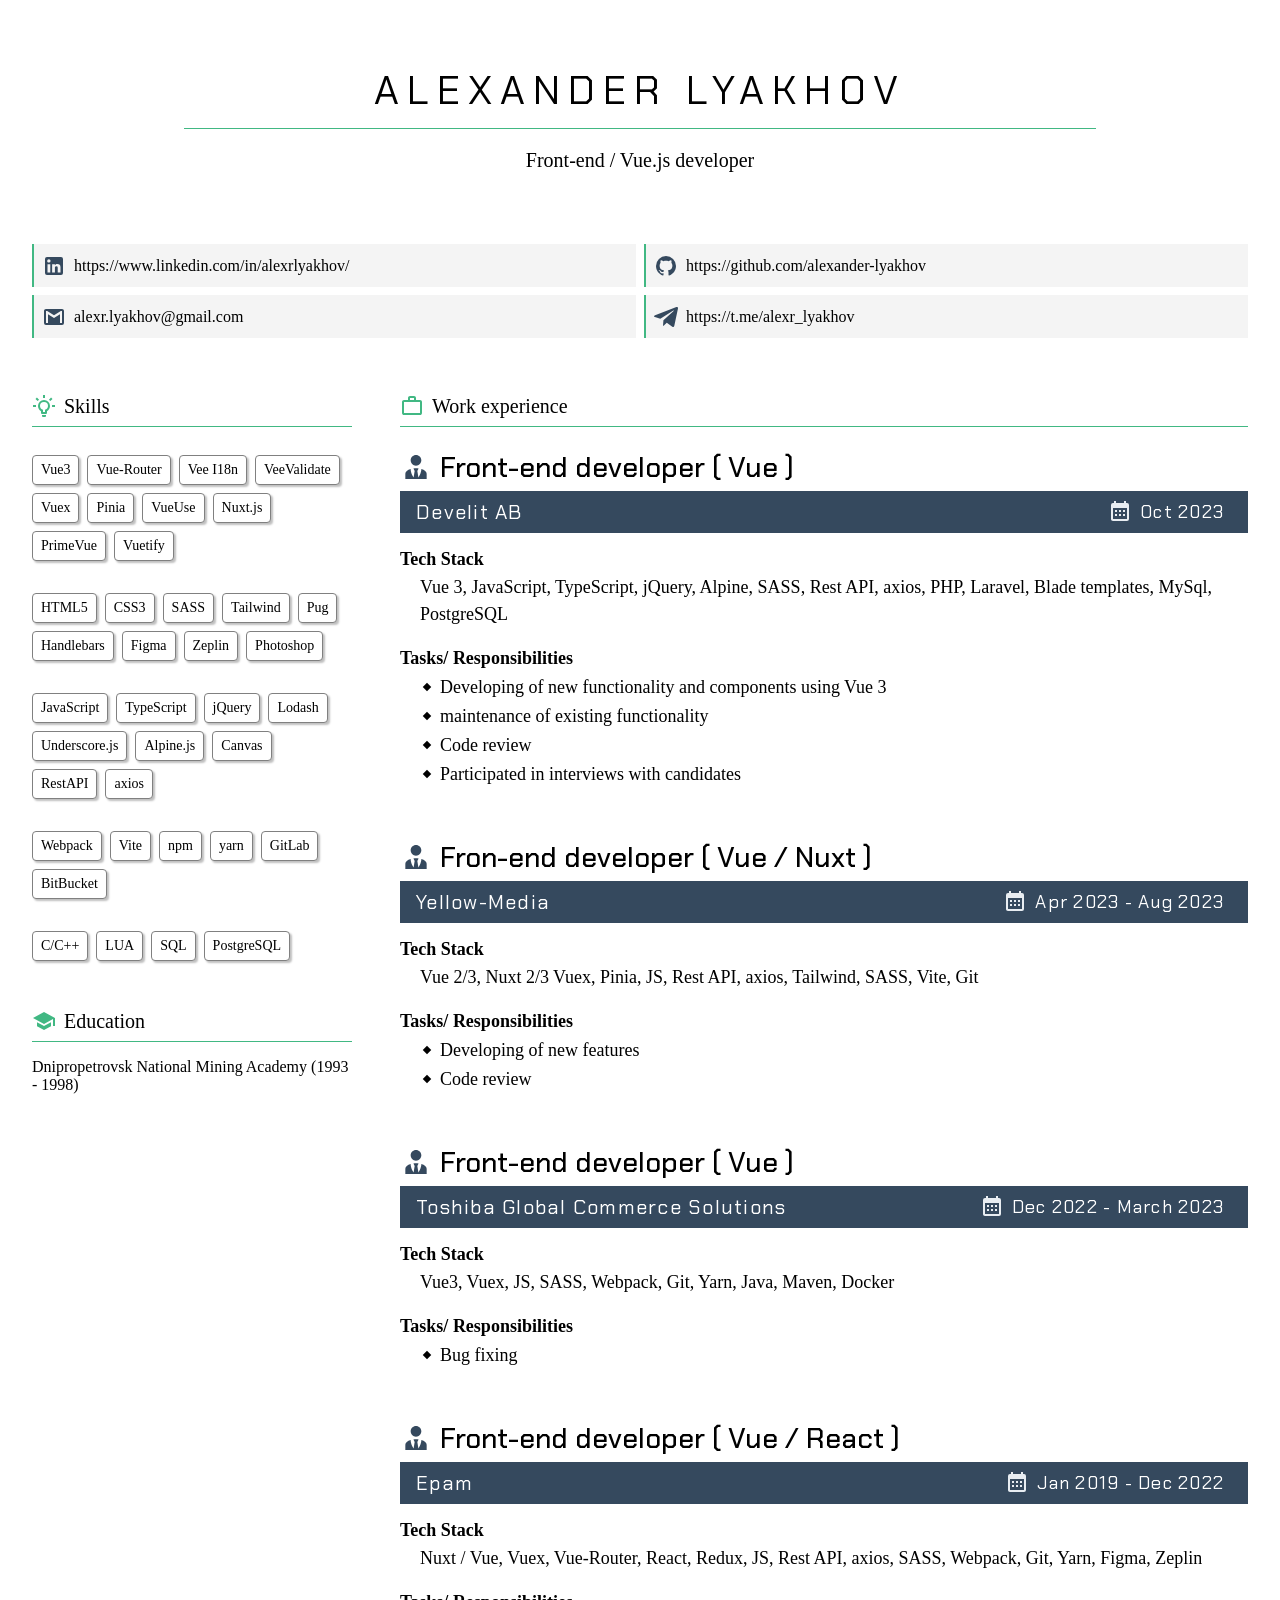
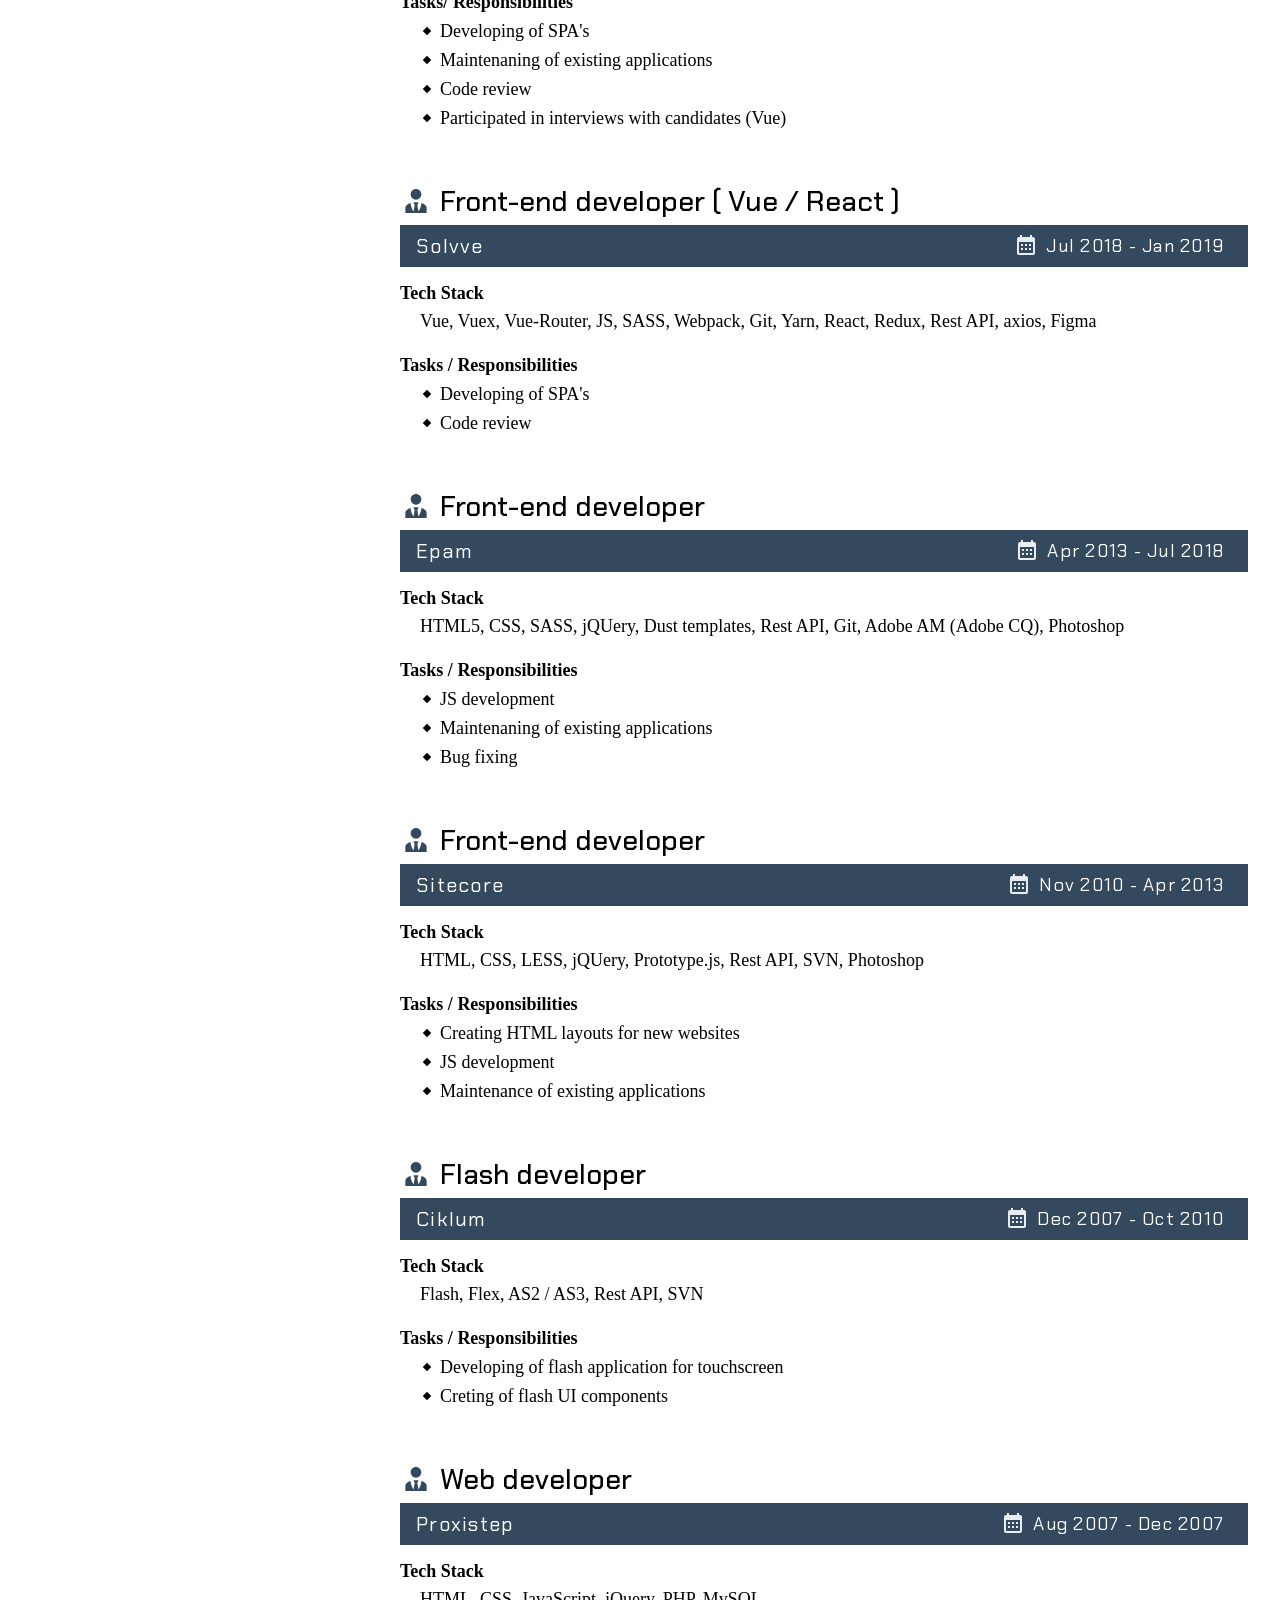
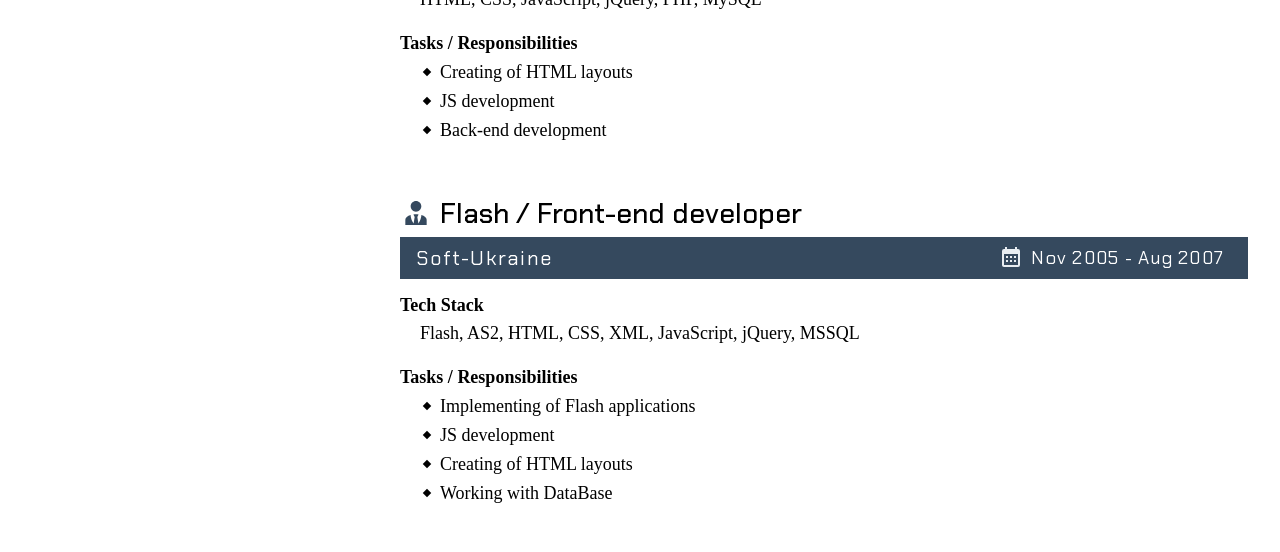
<file: index.html>
﻿<!DOCTYPE html>
<html lang="en">
<head>
  <meta charset="UTF-8">
  <meta name="viewport" content="width=device-width, initial-scale=1.0">
  <title>Alexander Lyakhov</title>
  <link rel="stylesheet" type="text/css" href="css/reset.css" />
  <link rel="stylesheet" type="text/css" href="css/index.css" />
</head>
<body>
  <main>
    <header>
      <div class="title">
        Alexander Lyakhov
      </div>
      <div class="subtitle">Front-end / Vue.js developer</div>
    </header>

    <div class="contacts">
      <div class="contact-item">
        <a href="https://www.linkedin.com/in/alexrlyakhov/" target="_blank">
          <svg style="width:24px; height:24px" viewBox="0 0 24 24">
            <title>linkedin</title><path d="M19 3A2 2 0 0 1 21 5V19A2 2 0 0 1 19 21H5A2 2 0 0 1 3 19V5A2 2 0 0 1 5 3H19M18.5 18.5V13.2A3.26 3.26 0 0 0 15.24 9.94C14.39 9.94 13.4 10.46 12.92 11.24V10.13H10.13V18.5H12.92V13.57C12.92 12.8 13.54 12.17 14.31 12.17A1.4 1.4 0 0 1 15.71 13.57V18.5H18.5M6.88 8.56A1.68 1.68 0 0 0 8.56 6.88C8.56 5.95 7.81 5.19 6.88 5.19A1.69 1.69 0 0 0 5.19 6.88C5.19 7.81 5.95 8.56 6.88 8.56M8.27 18.5V10.13H5.5V18.5H8.27Z" />
          </svg>
          <span>https://www.linkedin.com/in/alexrlyakhov/</span>
        </a>
      </div>

      <div class="contact-item">
        <a href="https://github.com/alexander-lyakhov" target="_blank">
          <svg xmlns="http://www.w3.org/2000/svg" viewBox="0 0 24 24">
            <title>github</title><path d="M12,2A10,10 0 0,0 2,12C2,16.42 4.87,20.17 8.84,21.5C9.34,21.58 9.5,21.27 9.5,21C9.5,20.77 9.5,20.14 9.5,19.31C6.73,19.91 6.14,17.97 6.14,17.97C5.68,16.81 5.03,16.5 5.03,16.5C4.12,15.88 5.1,15.9 5.1,15.9C6.1,15.97 6.63,16.93 6.63,16.93C7.5,18.45 8.97,18 9.54,17.76C9.63,17.11 9.89,16.67 10.17,16.42C7.95,16.17 5.62,15.31 5.62,11.5C5.62,10.39 6,9.5 6.65,8.79C6.55,8.54 6.2,7.5 6.75,6.15C6.75,6.15 7.59,5.88 9.5,7.17C10.29,6.95 11.15,6.84 12,6.84C12.85,6.84 13.71,6.95 14.5,7.17C16.41,5.88 17.25,6.15 17.25,6.15C17.8,7.5 17.45,8.54 17.35,8.79C18,9.5 18.38,10.39 18.38,11.5C18.38,15.32 16.04,16.16 13.81,16.41C14.17,16.72 14.5,17.33 14.5,18.26C14.5,19.6 14.5,20.68 14.5,21C14.5,21.27 14.66,21.59 15.17,21.5C19.14,20.16 22,16.42 22,12A10,10 0 0,0 12,2Z" />
          </svg>
          <span>https://github.com/alexander-lyakhov</span>
        </a>
      </div>

      <div class="contact-item">
        <a href="mailto:alexr.lyakhov@gmail.com" target="_blank">
          <svg xmlns="http://www.w3.org/2000/svg" viewBox="0 0 24 24">
            <path d="M20,18H18V9.25L12,13L6,9.25V18H4V6H5.2L12,10.25L18.8,6H20M20,4H4C2.89,4 2,4.89 2,6V18A2,2 0 0,0 4,20H20A2,2 0 0,0 22,18V6C22,4.89 21.1,4 20,4Z"></path>
          </svg>
          <span>alexr.lyakhov@gmail.com</span>
        </a>
      </div>

      <div class="contact-item">
        <a href="mailto:alexr.lyakhov@gmail.com" target="_blank">
          <svg xmlns="http://www.w3.org/2000/svg" viewBox="0 0 24 24">
            <path d="m9.417 15.181-.397 5.584c.568 0 .814-.244 1.109-.537l2.663-2.545 5.518 4.041c1.012.564 1.725.267 1.998-.931l3.622-16.972.001-.001c.321-1.496-.541-2.081-1.527-1.714l-21.29 8.151c-1.453.564-1.431 1.374-.247 1.741l5.443 1.693 12.643-7.911c.595-.394 1.136-.176.691.218z"/>
          </svg>
          <span>https://t.me/alexr_lyakhov</span>
        </a>
      </div>
    </div>

    <aside>
      <section class="skills-01">
        <h2>
          <svg xmlns="http://www.w3.org/2000/svg" viewBox="0 0 24 24"><title>lightbulb-on-outline</title><path d="M20,11H23V13H20V11M1,11H4V13H1V11M13,1V4H11V1H13M4.92,3.5L7.05,5.64L5.63,7.05L3.5,4.93L4.92,3.5M16.95,5.63L19.07,3.5L20.5,4.93L18.37,7.05L16.95,5.63M12,6A6,6 0 0,1 18,12C18,14.22 16.79,16.16 15,17.2V19A1,1 0 0,1 14,20H10A1,1 0 0,1 9,19V17.2C7.21,16.16 6,14.22 6,12A6,6 0 0,1 12,6M14,21V22A1,1 0 0,1 13,23H11A1,1 0 0,1 10,22V21H14M11,18H13V15.87C14.73,15.43 16,13.86 16,12A4,4 0 0,0 12,8A4,4 0 0,0 8,12C8,13.86 9.27,15.43 11,15.87V18Z" /></svg>
          Skills
        </h2>

        <!--<h3>Front-end</h3>-->
        <ul class="chips">
          <li>Vue3</li>
          <li>Vue-Router</li>
          <li>Vee I18n</li>
          <li>VeeValidate</li>
          <li>Vuex</li>
          <li>Pinia</li>
          <li>VueUse</li>
          <li>Nuxt.js</li>
          <li>PrimeVue</li>
          <li>Vuetify</li>
        </ul>

        <ul class="chips">
          <li>HTML5</li>
          <li>CSS3</li>
          <li>SASS</li>
          <li>Tailwind</li>
          <li>Pug</li>
          <li>Handlebars</li>
          <li>Figma</li>
          <li>Zeplin</li>
          <li>Photoshop</li>
        </ul>

        <ul class="chips">
          <li>JavaScript</li>
          <li>TypeScript</li>
          <li>jQuery</li>
          <li>Lodash</li>
          <li>Underscore.js</li>
          <li>Alpine.js</li>
          <li>Canvas</li>
          <li>RestAPI</li>
          <li>axios</li>
        </ul>

        <ul class="chips">
          <li>Webpack</li>
          <li>Vite</li>
          <li>npm</li>
          <li>yarn</li>
          <li>GitLab</li>
          <li>BitBucket</li>
        </ul>

        <!--<h3>Other</h3>-->
        <ul class="chips">
          <li>C/C++</li>
          <li>LUA</li>
          <li>SQL</li>
          <li>PostgreSQL</li>
        </ul>
      </section>

      <section class="education">
        <h2>
          <svg xmlns="http://www.w3.org/2000/svg" viewBox="0 0 24 24"><title>school</title><path d="M12,3L1,9L12,15L21,10.09V17H23V9M5,13.18V17.18L12,21L19,17.18V13.18L12,17L5,13.18Z" /></svg>
          Education
        </h2>
        Dnipropetrovsk National Mining Academy (1993 - 1998)
      </section>
    </aside>

    <section class="experience">
      <h2>
        <svg xmlns="http://www.w3.org/2000/svg" viewBox="0 0 24 24"><title>briefcase-outline</title><path d="M20,6C20.58,6 21.05,6.2 21.42,6.59C21.8,7 22,7.45 22,8V19C22,19.55 21.8,20 21.42,20.41C21.05,20.8 20.58,21 20,21H4C3.42,21 2.95,20.8 2.58,20.41C2.2,20 2,19.55 2,19V8C2,7.45 2.2,7 2.58,6.59C2.95,6.2 3.42,6 4,6H8V4C8,3.42 8.2,2.95 8.58,2.58C8.95,2.2 9.42,2 10,2H14C14.58,2 15.05,2.2 15.42,2.58C15.8,2.95 16,3.42 16,4V6H20M4,8V19H20V8H4M14,6V4H10V6H14Z" /></svg>
        Work experience
      </h2>

      <div class="job develit">
        <div class="job-title">
          <svg xmlns="http://www.w3.org/2000/svg" viewBox="0 0 24 24"><title>account-tie</title><path d="M12 3C14.21 3 16 4.79 16 7S14.21 11 12 11 8 9.21 8 7 9.79 3 12 3M16 13.54C16 14.6 15.72 17.07 13.81 19.83L13 15L13.94 13.12C13.32 13.05 12.67 13 12 13S10.68 13.05 10.06 13.12L11 15L10.19 19.83C8.28 17.07 8 14.6 8 13.54C5.61 14.24 4 15.5 4 17V21H20V17C20 15.5 18.4 14.24 16 13.54Z" /></svg>
          Front-end developer ( Vue )
        </div>

        <div class="job-subtitle">
          Develit AB
          <span class="interval">
            <svg xmlns="http://www.w3.org/2000/svg" viewBox="0 0 24 24"><title>calendar-month</title><path d="M9,10V12H7V10H9M13,10V12H11V10H13M17,10V12H15V10H17M19,3A2,2 0 0,1 21,5V19A2,2 0 0,1 19,21H5C3.89,21 3,20.1 3,19V5A2,2 0 0,1 5,3H6V1H8V3H16V1H18V3H19M19,19V8H5V19H19M9,14V16H7V14H9M13,14V16H11V14H13M17,14V16H15V14H17Z" /></svg>
            Oct 2023
          </span>
        </div>

        <h3>Tech Stack</h3>
        <p>Vue 3, JavaScript, TypeScript, jQuery, Alpine, SASS, Rest API, axios, PHP, Laravel, Blade templates, MySql, PostgreSQL</p>

        <h3>Tasks/ Responsibilities</h3>
        <ul>
          <li>Developing of new functionality and components using Vue 3</li>
          <li>maintenance of existing functionality</li>
          <li>Code review</li>
            <li>Participated in interviews with candidates</li>
        </ul>
      </div>

      <div class="job ym">
        <div class="job-title">
          <svg xmlns="http://www.w3.org/2000/svg" viewBox="0 0 24 24"><title>account-tie</title><path d="M12 3C14.21 3 16 4.79 16 7S14.21 11 12 11 8 9.21 8 7 9.79 3 12 3M16 13.54C16 14.6 15.72 17.07 13.81 19.83L13 15L13.94 13.12C13.32 13.05 12.67 13 12 13S10.68 13.05 10.06 13.12L11 15L10.19 19.83C8.28 17.07 8 14.6 8 13.54C5.61 14.24 4 15.5 4 17V21H20V17C20 15.5 18.4 14.24 16 13.54Z" /></svg>
          <!--Vue / Nuxt developer-->
          Fron-end developer ( Vue / Nuxt )
        </div>

        <div class="job-subtitle">
          Yellow-Media
          <span class="interval">
            <svg xmlns="http://www.w3.org/2000/svg" viewBox="0 0 24 24"><title>calendar-month</title><path d="M9,10V12H7V10H9M13,10V12H11V10H13M17,10V12H15V10H17M19,3A2,2 0 0,1 21,5V19A2,2 0 0,1 19,21H5C3.89,21 3,20.1 3,19V5A2,2 0 0,1 5,3H6V1H8V3H16V1H18V3H19M19,19V8H5V19H19M9,14V16H7V14H9M13,14V16H11V14H13M17,14V16H15V14H17Z" /></svg>
            Apr 2023 - Aug 2023
          </span>
        </div>

        <h3>Tech Stack</h3>
        <p>Vue 2/3, Nuxt 2/3 Vuex, Pinia, JS, Rest API, axios, Tailwind, SASS, Vite, Git</p>

        <h3>Tasks/ Responsibilities</h3>
        <ul>
          <li>Developing of new features</li>
          <li>Code review</li>
        </ul>
      </div>

      <div class="job toshiba">
        <div class="job-title">
          <svg xmlns="http://www.w3.org/2000/svg" viewBox="0 0 24 24"><title>account-tie</title><path d="M12 3C14.21 3 16 4.79 16 7S14.21 11 12 11 8 9.21 8 7 9.79 3 12 3M16 13.54C16 14.6 15.72 17.07 13.81 19.83L13 15L13.94 13.12C13.32 13.05 12.67 13 12 13S10.68 13.05 10.06 13.12L11 15L10.19 19.83C8.28 17.07 8 14.6 8 13.54C5.61 14.24 4 15.5 4 17V21H20V17C20 15.5 18.4 14.24 16 13.54Z" /></svg>
          Front-end developer ( Vue )
        </div>

        <div class="job-subtitle">
          Toshiba Global Commerce Solutions
          <span class="interval">
            <svg xmlns="http://www.w3.org/2000/svg" viewBox="0 0 24 24"><title>calendar-month</title><path d="M9,10V12H7V10H9M13,10V12H11V10H13M17,10V12H15V10H17M19,3A2,2 0 0,1 21,5V19A2,2 0 0,1 19,21H5C3.89,21 3,20.1 3,19V5A2,2 0 0,1 5,3H6V1H8V3H16V1H18V3H19M19,19V8H5V19H19M9,14V16H7V14H9M13,14V16H11V14H13M17,14V16H15V14H17Z" /></svg>
            Dec 2022 - March 2023
          </span>
        </div>
        
        <h3>Tech Stack</h3>
        <p>Vue3, Vuex, JS, SASS, Webpack, Git, Yarn, Java, Maven, Docker</p>

        <h3>Tasks/ Responsibilities</h3>
        <ul>
          <li>Bug fixing</li>
        </ul>
      </div>

      <div class="job epam-2">
        <div class="job-title">
          <svg xmlns="http://www.w3.org/2000/svg" viewBox="0 0 24 24"><title>account-tie</title><path d="M12 3C14.21 3 16 4.79 16 7S14.21 11 12 11 8 9.21 8 7 9.79 3 12 3M16 13.54C16 14.6 15.72 17.07 13.81 19.83L13 15L13.94 13.12C13.32 13.05 12.67 13 12 13S10.68 13.05 10.06 13.12L11 15L10.19 19.83C8.28 17.07 8 14.6 8 13.54C5.61 14.24 4 15.5 4 17V21H20V17C20 15.5 18.4 14.24 16 13.54Z" /></svg>
          Front-end developer ( Vue / React )
        </div>

        <div class="job-subtitle">
          Epam
          <span class="interval">
            <svg xmlns="http://www.w3.org/2000/svg" viewBox="0 0 24 24"><title>calendar-month</title><path d="M9,10V12H7V10H9M13,10V12H11V10H13M17,10V12H15V10H17M19,3A2,2 0 0,1 21,5V19A2,2 0 0,1 19,21H5C3.89,21 3,20.1 3,19V5A2,2 0 0,1 5,3H6V1H8V3H16V1H18V3H19M19,19V8H5V19H19M9,14V16H7V14H9M13,14V16H11V14H13M17,14V16H15V14H17Z" /></svg>
            Jan 2019 - Dec 2022
          </span>
        </div>

        <h3>Tech Stack</h3>
        <p>Nuxt / Vue, Vuex, Vue-Router, React, Redux, JS, Rest API, axios, SASS, Webpack, Git, Yarn, Figma, Zeplin</p>

        <h3>Tasks/ Responsibilities</h3>
        <ul>
          <li>Developing of SPA's</li>
          <li>Maintenaning of existing applications</li>
          <li>Code review</li>
          <li>Participated in interviews with candidates (Vue)</li>
        </ul>
      </div>

      <div class="job solvve">
        <div class="job-title">
          <svg xmlns="http://www.w3.org/2000/svg" viewBox="0 0 24 24"><title>account-tie</title><path d="M12 3C14.21 3 16 4.79 16 7S14.21 11 12 11 8 9.21 8 7 9.79 3 12 3M16 13.54C16 14.6 15.72 17.07 13.81 19.83L13 15L13.94 13.12C13.32 13.05 12.67 13 12 13S10.68 13.05 10.06 13.12L11 15L10.19 19.83C8.28 17.07 8 14.6 8 13.54C5.61 14.24 4 15.5 4 17V21H20V17C20 15.5 18.4 14.24 16 13.54Z" /></svg>
          Front-end developer ( Vue / React )
        </div>

        <div class="job-subtitle">
          Solvve
          <span class="interval">
            <svg xmlns="http://www.w3.org/2000/svg" viewBox="0 0 24 24"><title>calendar-month</title><path d="M9,10V12H7V10H9M13,10V12H11V10H13M17,10V12H15V10H17M19,3A2,2 0 0,1 21,5V19A2,2 0 0,1 19,21H5C3.89,21 3,20.1 3,19V5A2,2 0 0,1 5,3H6V1H8V3H16V1H18V3H19M19,19V8H5V19H19M9,14V16H7V14H9M13,14V16H11V14H13M17,14V16H15V14H17Z" /></svg>
            Jul 2018 - Jan 2019
          </span>
        </div>

        <h3>Tech Stack</h3>
        <p>Vue, Vuex, Vue-Router, JS, SASS, Webpack, Git, Yarn, React, Redux, Rest API, axios, Figma</p>

        <h3>Tasks / Responsibilities</h3>
        <ul>
          <li>Developing of SPA's </li>
          <li>Code review</li>
        </ul>
      </div>

      <div class="job epam-1">
        <div class="job-title">
          <svg xmlns="http://www.w3.org/2000/svg" viewBox="0 0 24 24"><title>account-tie</title><path d="M12 3C14.21 3 16 4.79 16 7S14.21 11 12 11 8 9.21 8 7 9.79 3 12 3M16 13.54C16 14.6 15.72 17.07 13.81 19.83L13 15L13.94 13.12C13.32 13.05 12.67 13 12 13S10.68 13.05 10.06 13.12L11 15L10.19 19.83C8.28 17.07 8 14.6 8 13.54C5.61 14.24 4 15.5 4 17V21H20V17C20 15.5 18.4 14.24 16 13.54Z" /></svg>
          Front-end developer
        </div>

        <div class="job-subtitle">
          Epam
          <span class="interval">
            <svg xmlns="http://www.w3.org/2000/svg" viewBox="0 0 24 24"><title>calendar-month</title><path d="M9,10V12H7V10H9M13,10V12H11V10H13M17,10V12H15V10H17M19,3A2,2 0 0,1 21,5V19A2,2 0 0,1 19,21H5C3.89,21 3,20.1 3,19V5A2,2 0 0,1 5,3H6V1H8V3H16V1H18V3H19M19,19V8H5V19H19M9,14V16H7V14H9M13,14V16H11V14H13M17,14V16H15V14H17Z" /></svg>
            Apr 2013 - Jul 2018
          </span>
        </div>

        <h3>Tech Stack</h3>
        <p>HTML5, CSS, SASS, jQUery, Dust templates, Rest API, Git, Adobe AM (Adobe CQ), Photoshop</p>

        <h3>Tasks / Responsibilities</h3>
        <ul>
          <li>JS development</li>
          <li>Maintenaning of existing applications</li>
          <li>Bug fixing</li>
        </ul>
      </div>

      <div class="job sitecore">
        <div class="job-title">
          <svg xmlns="http://www.w3.org/2000/svg" viewBox="0 0 24 24"><title>account-tie</title><path d="M12 3C14.21 3 16 4.79 16 7S14.21 11 12 11 8 9.21 8 7 9.79 3 12 3M16 13.54C16 14.6 15.72 17.07 13.81 19.83L13 15L13.94 13.12C13.32 13.05 12.67 13 12 13S10.68 13.05 10.06 13.12L11 15L10.19 19.83C8.28 17.07 8 14.6 8 13.54C5.61 14.24 4 15.5 4 17V21H20V17C20 15.5 18.4 14.24 16 13.54Z" /></svg>
          Front-end developer
        </div>

        <div class="job-subtitle">
          Sitecore
          <span class="interval">
            <svg xmlns="http://www.w3.org/2000/svg" viewBox="0 0 24 24"><title>calendar-month</title><path d="M9,10V12H7V10H9M13,10V12H11V10H13M17,10V12H15V10H17M19,3A2,2 0 0,1 21,5V19A2,2 0 0,1 19,21H5C3.89,21 3,20.1 3,19V5A2,2 0 0,1 5,3H6V1H8V3H16V1H18V3H19M19,19V8H5V19H19M9,14V16H7V14H9M13,14V16H11V14H13M17,14V16H15V14H17Z" /></svg>
            Nov 2010 - Apr 2013
          </span>
        </div>

        <h3>Tech Stack</h3>
        <p>HTML, CSS, LESS, jQUery, Prototype.js, Rest API, SVN, Photoshop</p>

        <h3>Tasks / Responsibilities</h3>
        <ul>
          <li>Creating HTML layouts for new websites</li>
          <li>JS development</li>
          <li>Maintenance of existing applications</li>
        </ul>
      </div>

      <div class="job ciklum">
        <div class="job-title">
          <svg xmlns="http://www.w3.org/2000/svg" viewBox="0 0 24 24"><title>account-tie</title><path d="M12 3C14.21 3 16 4.79 16 7S14.21 11 12 11 8 9.21 8 7 9.79 3 12 3M16 13.54C16 14.6 15.72 17.07 13.81 19.83L13 15L13.94 13.12C13.32 13.05 12.67 13 12 13S10.68 13.05 10.06 13.12L11 15L10.19 19.83C8.28 17.07 8 14.6 8 13.54C5.61 14.24 4 15.5 4 17V21H20V17C20 15.5 18.4 14.24 16 13.54Z" /></svg>
          Flash developer
        </div>

        <div class="job-subtitle">
          Ciklum
          <span class="interval">
            <svg xmlns="http://www.w3.org/2000/svg" viewBox="0 0 24 24"><title>calendar-month</title><path d="M9,10V12H7V10H9M13,10V12H11V10H13M17,10V12H15V10H17M19,3A2,2 0 0,1 21,5V19A2,2 0 0,1 19,21H5C3.89,21 3,20.1 3,19V5A2,2 0 0,1 5,3H6V1H8V3H16V1H18V3H19M19,19V8H5V19H19M9,14V16H7V14H9M13,14V16H11V14H13M17,14V16H15V14H17Z" /></svg>
            Dec 2007 - Oct 2010
          </span>
        </div>

        <h3>Tech Stack</h3>
        <p>Flash, Flex, AS2 / AS3, Rest API, SVN</p>

        <h3>Tasks / Responsibilities</h3>
        <ul>
          <li>Developing of flash application for touchscreen</li>
          <li>Creting of flash UI components</li>
        </ul>
      </div>

      <div class="job proxistep">
        <div class="job-title">
          <svg xmlns="http://www.w3.org/2000/svg" viewBox="0 0 24 24"><title>account-tie</title><path d="M12 3C14.21 3 16 4.79 16 7S14.21 11 12 11 8 9.21 8 7 9.79 3 12 3M16 13.54C16 14.6 15.72 17.07 13.81 19.83L13 15L13.94 13.12C13.32 13.05 12.67 13 12 13S10.68 13.05 10.06 13.12L11 15L10.19 19.83C8.28 17.07 8 14.6 8 13.54C5.61 14.24 4 15.5 4 17V21H20V17C20 15.5 18.4 14.24 16 13.54Z" /></svg>
          Web developer
        </div>

        <div class="job-subtitle">
          Proxistep
          <span class="interval">
            <svg xmlns="http://www.w3.org/2000/svg" viewBox="0 0 24 24"><title>calendar-month</title><path d="M9,10V12H7V10H9M13,10V12H11V10H13M17,10V12H15V10H17M19,3A2,2 0 0,1 21,5V19A2,2 0 0,1 19,21H5C3.89,21 3,20.1 3,19V5A2,2 0 0,1 5,3H6V1H8V3H16V1H18V3H19M19,19V8H5V19H19M9,14V16H7V14H9M13,14V16H11V14H13M17,14V16H15V14H17Z" /></svg>
            Aug 2007 - Dec 2007
          </span>
        </div>

        <h3>Tech Stack</h3>
        <p>HTML, CSS, JavaScript, jQuery, PHP, MySQL</p>

        <h3>Tasks / Responsibilities</h3>
        <ul>
          <li>Creating of HTML layouts</li>
          <li>JS development</li>
          <li>Back-end development</li>
        </ul>
      </div>

      <div class="job soft-ukraine">
        <div class="job-title">
          <svg xmlns="http://www.w3.org/2000/svg" viewBox="0 0 24 24"><title>account-tie</title><path d="M12 3C14.21 3 16 4.79 16 7S14.21 11 12 11 8 9.21 8 7 9.79 3 12 3M16 13.54C16 14.6 15.72 17.07 13.81 19.83L13 15L13.94 13.12C13.32 13.05 12.67 13 12 13S10.68 13.05 10.06 13.12L11 15L10.19 19.83C8.28 17.07 8 14.6 8 13.54C5.61 14.24 4 15.5 4 17V21H20V17C20 15.5 18.4 14.24 16 13.54Z" /></svg>
          Flash / Front-end developer
        </div>

        <div class="job-subtitle">
          Soft-Ukraine
          <span class="interval">
            <svg xmlns="http://www.w3.org/2000/svg" viewBox="0 0 24 24"><title>calendar-month</title><path d="M9,10V12H7V10H9M13,10V12H11V10H13M17,10V12H15V10H17M19,3A2,2 0 0,1 21,5V19A2,2 0 0,1 19,21H5C3.89,21 3,20.1 3,19V5A2,2 0 0,1 5,3H6V1H8V3H16V1H18V3H19M19,19V8H5V19H19M9,14V16H7V14H9M13,14V16H11V14H13M17,14V16H15V14H17Z" /></svg>
            Nov 2005 - Aug 2007
          </span>
        </div>

        <h3>Tech Stack</h3>
        <p>Flash, AS2, HTML, CSS, XML, JavaScript, jQuery, MSSQL</p>

        <h3>Tasks / Responsibilities</h3>
        <ul>
          <li>Implementing of Flash applications</li>
          <li>JS development</li>
          <li>Creating of HTML layouts</li>
          <li>Working with DataBase</li>
        </ul>
      </div>
    </section>
  </main>
</body>
</html>
</file>
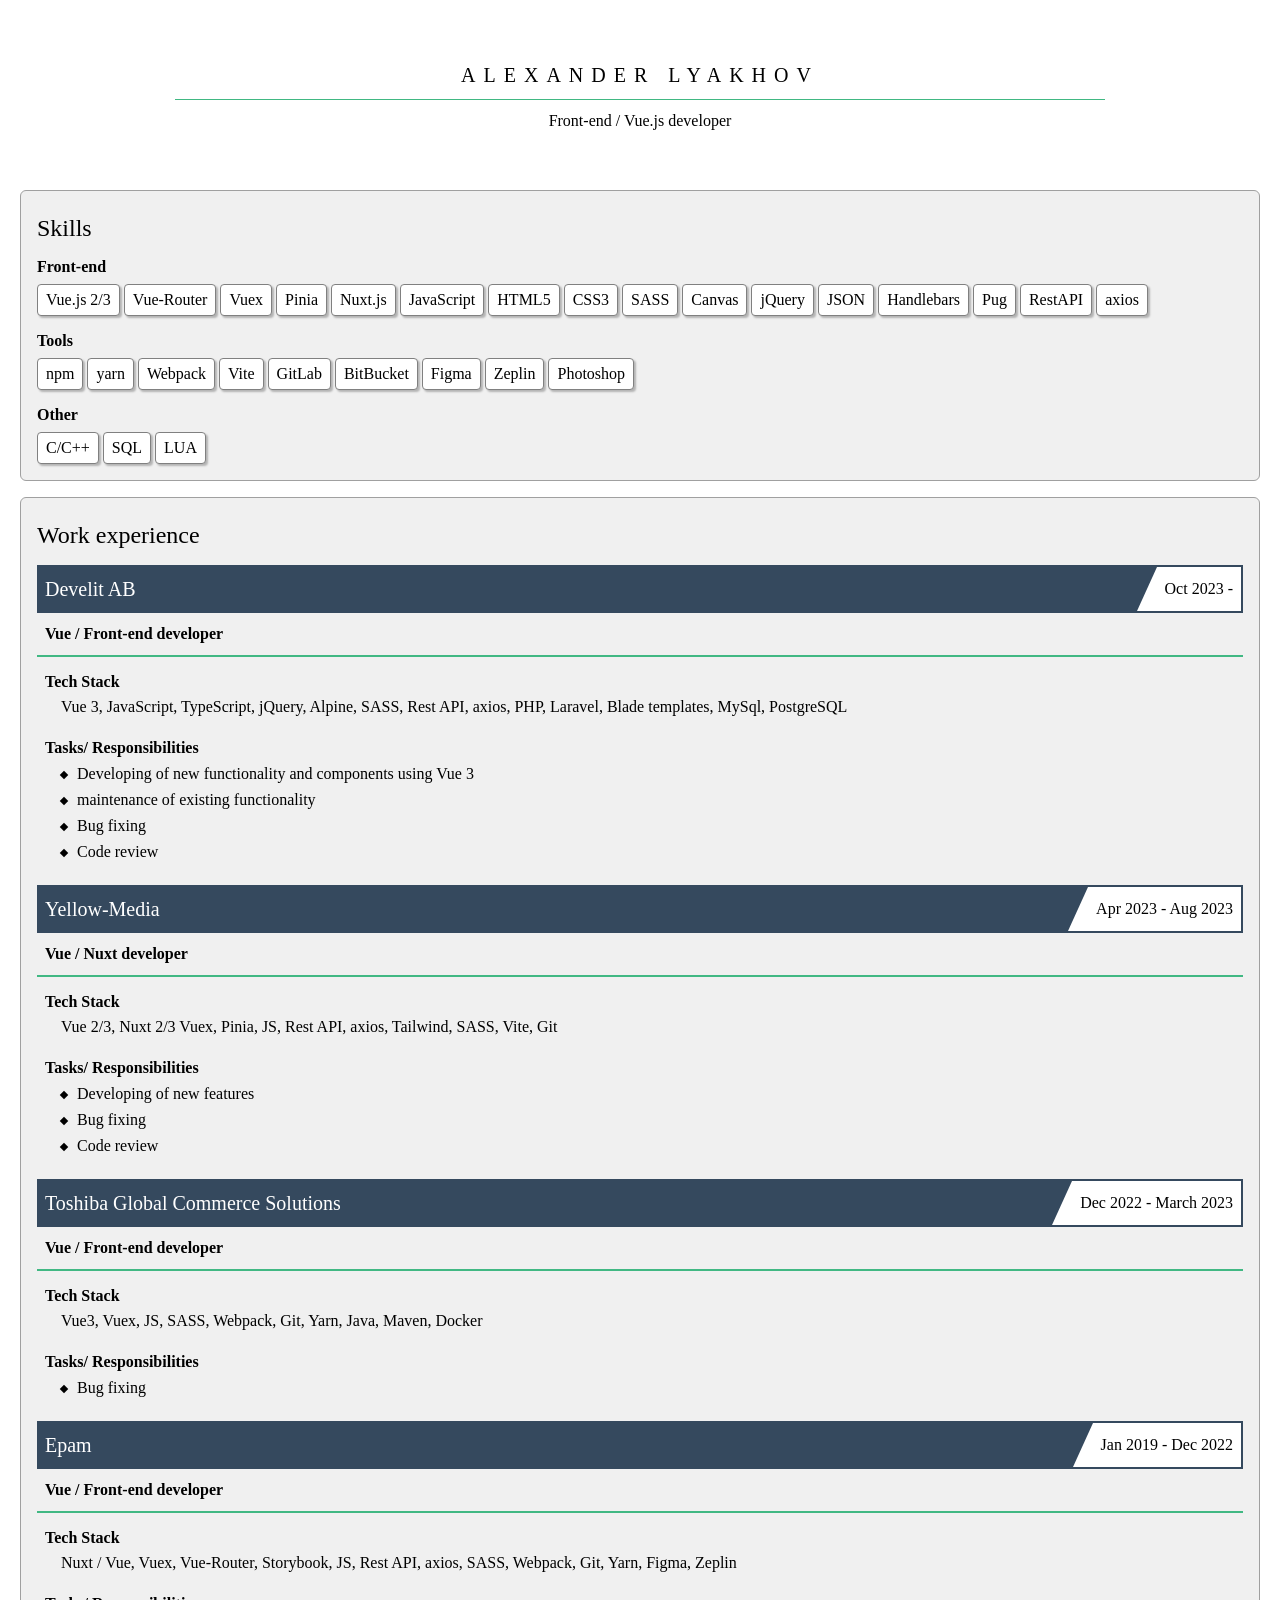
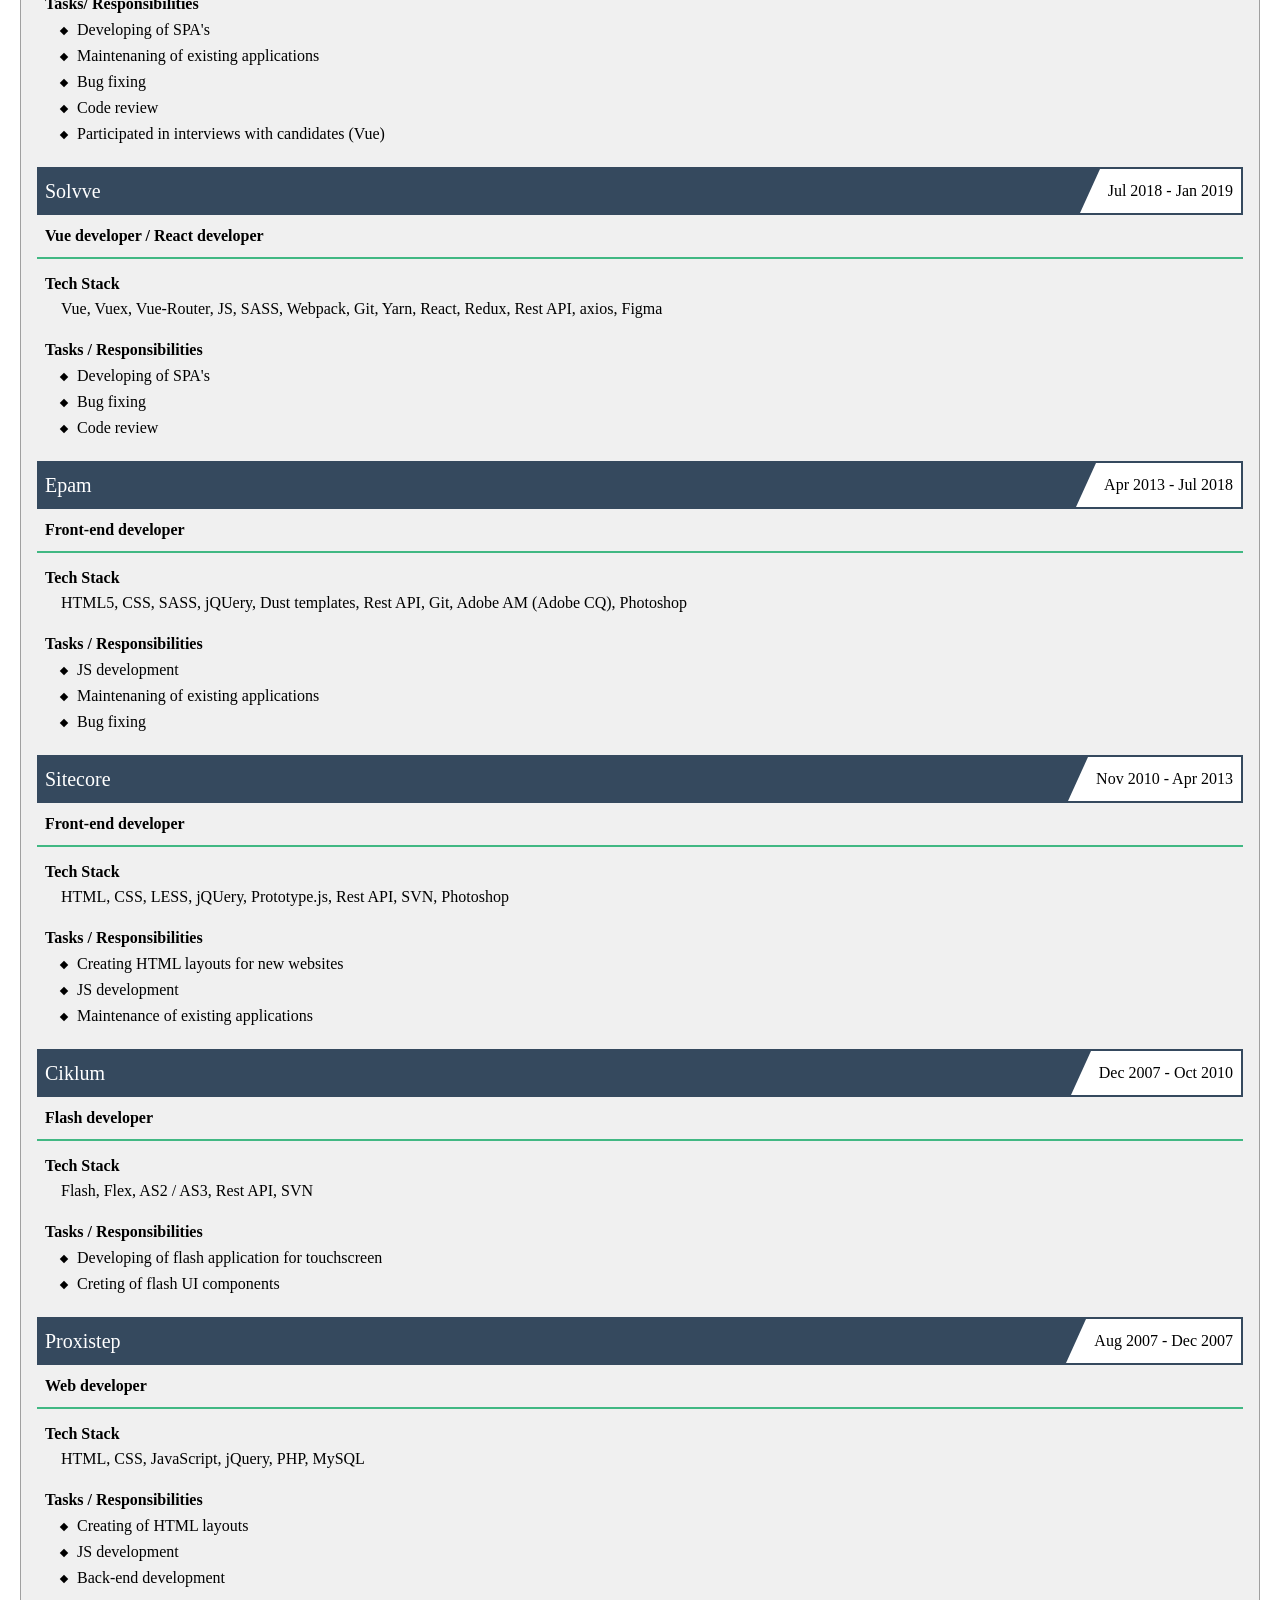
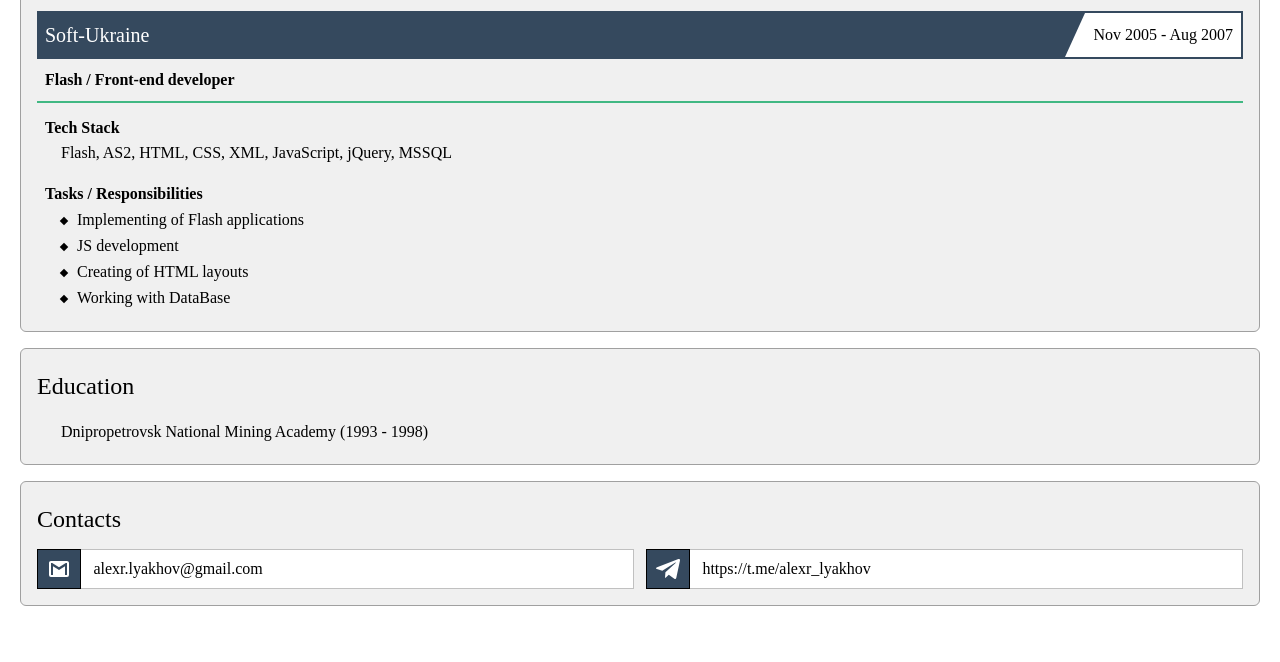
<file: 2023-09/index.html>
﻿<!DOCTYPE html>
<html lang="en">
<head>
  <meta charset="UTF-8">
  <meta name="viewport" content="width=device-width, initial-scale=1.0">
  <title>Alexander Lyakhov</title>
  <link rel="stylesheet" type="text/css" href="css/reset.css" />
  <link rel="stylesheet" type="text/css" href="css/index.css" />
</head>
<body>
  <main>
    <header>
      <div class="title">
        Alexander Lyakhov
      </div>
      <div class="subtitle">Front-end / Vue.js developer</div>
    </header>
    <section class="skills">
      <h2>Skills</h2>

      <h3>Front-end</h3>
      <ul class="chips">
        <li>Vue.js 2/3</li>
        <!--<li>options API / composition API / Script Setup</li>-->
        <li>Vue-Router</li>
        <li>Vuex</li>
        <li>Pinia</li>
        <li>Nuxt.js</li>
        <li>JavaScript</li>
        <li>HTML5</li>
        <li>CSS3</li>
        <li>SASS</li>
        <li>Canvas</li>
        <li>jQuery</li>
        <li>JSON</li>
        <li>Handlebars</li>
        <li>Pug</li>
        <li>RestAPI</li>
        <li>axios</li>
      </ul>

      <h3>Tools</h3>
      <ul class="chips">
        <li>npm</li><li>yarn</li><li>Webpack</li><li>Vite</li><li>GitLab</li><li>BitBucket</li><li>Figma</li><li>Zeplin</li><li>Photoshop</li>
      </ul>

      <h3>Other</h3>
      <ul class="chips">
        <li>C/C++</li><li>SQL</li><li>LUA</li>
      </ul>
    </section>

    <section class="experience">
      <h2>Work experience</h2>

      <div class="job develit">
        <div class="job-title">
          Develit AB
          <span class="interval">Oct 2023 - </span>
        </div>

        <div class="job-subtitle">
          Vue / Front-end developer
        </div>

        <!--
        <h3>Role</h3>
        <p>FE engineer</p>
        -->

        <h3>Tech Stack</h3>
        <p>Vue 3, JavaScript, TypeScript, jQuery, Alpine, SASS, Rest API, axios, PHP, Laravel, Blade templates, MySql, PostgreSQL</p>

        <h3>Tasks/ Responsibilities</h3>
        <ul>
          <li>Developing of new functionality and components using Vue 3</li>
          <li>maintenance of existing functionality</li>
          <li>Bug fixing</li>
          <li>Code review</li>
        </ul>
      </div>

      <div class="job ym">
        <div class="job-title">
          Yellow-Media
          <span class="interval">Apr 2023 - Aug 2023</span>
        </div>

        <div class="job-subtitle">
          Vue / Nuxt developer
        </div>

        <!--
        <h3>Role</h3>
        <p>Vue / Nuxt developer</p>
        -->

        <h3>Tech Stack</h3>
        <p>Vue 2/3, Nuxt 2/3 Vuex, Pinia, JS, Rest API, axios, Tailwind, SASS, Vite, Git</p>

        <h3>Tasks/ Responsibilities</h3>
        <ul>
          <li>Developing of new features</li>
          <li>Bug fixing</li>
          <li>Code review</li>
        </ul>
      </div>

      <div class="job toshiba">
        <div class="job-title">
          Toshiba Global Commerce Solutions
          <span class="interval">Dec 2022 - March 2023</span>
        </div>

        <div class="job-subtitle">
          Vue / Front-end developer
        </div>

        <!--
        <h3>Role</h3>
        <p>FE engineer</p>
        -->
        
        <h3>Tech Stack</h3>
        <p>Vue3, Vuex, JS, SASS, Webpack, Git, Yarn, Java, Maven, Docker</p>

        <h3>Tasks/ Responsibilities</h3>
        <ul>
          <li>Bug fixing</li>
        </ul>
      </div>

      <div class="job epam-2">
        <div class="job-title">
          Epam
          <span class="interval">Jan 2019 - Dec 2022</span>
        </div>

        <div class="job-subtitle">
          Vue / Front-end developer
        </div>

        <!--
        <h3>Role</h3>
        <p>Vue developer</p>
        -->

        <h3>Tech Stack</h3>
        <p>Nuxt / Vue, Vuex, Vue-Router, Storybook, JS, Rest API, axios, SASS, Webpack, Git, Yarn, Figma, Zeplin</p>

        <h3>Tasks/ Responsibilities</h3>
        <ul>
          <li>Developing of SPA's</li>
          <li>Maintenaning of existing applications</li>
          <li>Bug fixing</li>
          <li>Code review</li>
          <li>Participated in interviews with candidates (Vue)</li>
        </ul>
      </div>

      <div class="job solvve">
        <div class="job-title">
          Solvve
          <span class="interval">Jul 2018 - Jan 2019</span>
        </div>

        <div class="job-subtitle">
          Vue developer / React developer
        </div>

        <!--
        <h3>Role</h3>
        <p>Vue developer / React developer</p>
        -->

        <h3>Tech Stack</h3>
        <p>Vue, Vuex, Vue-Router, JS, SASS, Webpack, Git, Yarn, React, Redux, Rest API, axios, Figma</p>

        <h3>Tasks / Responsibilities</h3>
        <ul>
          <li>Developing of SPA's </li>
          <li>Bug fixing</li>
          <li>Code review</li>
        </ul>
      </div>

      <div class="job epam-1">
        <div class="job-title">
          Epam
          <span class="interval">Apr 2013 - Jul 2018</span>
        </div>

        <div class="job-subtitle">
          Front-end developer
        </div>
        <!--
        <h3>Role</h3>
        <p>JS developer</p>
        -->
        <h3>Tech Stack</h3>
        <p>HTML5, CSS, SASS, jQUery, Dust templates, Rest API, Git, Adobe AM (Adobe CQ), Photoshop</p>

        <h3>Tasks / Responsibilities</h3>
        <ul>
          <li>JS development</li>
          <li>Maintenaning of existing applications</li>
          <li>Bug fixing</li>
        </ul>
      </div>

      <div class="job sitecore">
        <div class="job-title">
          Sitecore
          <span class="interval">Nov 2010 - Apr 2013</span>
        </div>

        <div class="job-subtitle">
          Front-end developer
        </div>

        <!--
        <h3>Role</h3>
        <p>Front-end developer</p>
        -->

        <h3>Tech Stack</h3>
        <p>HTML, CSS, LESS, jQUery, Prototype.js, Rest API, SVN, Photoshop</p>

        <h3>Tasks / Responsibilities</h3>
        <ul>
          <li>Creating HTML layouts for new websites</li>
          <li>JS development</li>
          <li>Maintenance of existing applications</li>
        </ul>
      </div>

      <div class="job ciklum">
        <div class="job-title">
          Ciklum
          <span class="interval">Dec 2007 - Oct 2010</span>
        </div>

        <div class="job-subtitle">
          Flash developer
        </div>

        <h3>Tech Stack</h3>
        <p>Flash, Flex, AS2 / AS3, Rest API, SVN</p>

        <h3>Tasks / Responsibilities</h3>
        <ul>
          <li>Developing of flash application for touchscreen</li>
          <li>Creting of flash UI components</li>
        </ul>
      </div>

      <div class="job proxistep">
        <div class="job-title">
          Proxistep
          <span class="interval">Aug 2007 - Dec 2007</span>
        </div>

        <div class="job-subtitle">
          Web developer
        </div>

        <!--
        <h3>Role</h3>
        <p>Front-end / Back-end developer</p>
        -->

        <h3>Tech Stack</h3>
        <p>HTML, CSS, JavaScript, jQuery, PHP, MySQL</p>

        <h3>Tasks / Responsibilities</h3>
        <ul>
          <li>Creating of HTML layouts</li>
          <li>JS development</li>
          <li>Back-end development</li>
        </ul>
      </div>

      <div class="job soft-ukraine">
        <div class="job-title">
          Soft-Ukraine
          <span class="interval">Nov 2005 - Aug 2007</span>
        </div>

        <div class="job-subtitle">
          Flash / Front-end developer
        </div>

        <!--
        <h3>Role</h3>
        <p>Flash / Front-end developer</p>
        -->

        <h3>Tech Stack</h3>
        <p>Flash, AS2, HTML, CSS, XML, JavaScript, jQuery, MSSQL</p>

        <h3>Tasks / Responsibilities</h3>
        <ul>
          <li>Implementing of Flash applications</li>
          <li>JS development</li>
          <li>Creating of HTML layouts</li>
          <li>Working with DataBase</li>
        </ul>
      </div>
    </section>

    <section class="education">
      <h2>Education</h2>
      <p>Dnipropetrovsk National Mining Academy (1993 - 1998)</p>
    </section>

    <section class="contacts">
      <h2>Contacts</h2>
      <div>
        <div class="item">
          <div class="item-icon">
            <svg style="width:24px;height:24px" viewBox="0 0 24 24">
              <path fill="#000000" d="M20,18H18V9.25L12,13L6,9.25V18H4V6H5.2L12,10.25L18.8,6H20M20,4H4C2.89,4 2,4.89 2,6V18A2,2 0 0,0 4,20H20A2,2 0 0,0 22,18V6C22,4.89 21.1,4 20,4Z"></path>
            </svg>
          </div>
          <a href="mailto:alexr.lyakhov@gmail.com" target="_blank">alexr.lyakhov@gmail.com</a>
        </div>

        <div class="item">
          <div class="item-icon">
            <svg style="width:24px;height:24px" viewBox="0 0 24 24">
              <path d="m9.417 15.181-.397 5.584c.568 0 .814-.244 1.109-.537l2.663-2.545 5.518 4.041c1.012.564 1.725.267 1.998-.931l3.622-16.972.001-.001c.321-1.496-.541-2.081-1.527-1.714l-21.29 8.151c-1.453.564-1.431 1.374-.247 1.741l5.443 1.693 12.643-7.911c.595-.394 1.136-.176.691.218z"/>
            </svg>
          </div>
          <a href="https://t.me/alexr_lyakhov" target="_blank">https://t.me/alexr_lyakhov</a>
        </div>

        <!--
        <div class="item">
          <div class="item-icon">
            <svg style="width:24px;height:24px" viewBox="0 0 24 24">
              <path fill="#000000" d="M18,6C20.07,8.04 20.85,10.89 20.36,13.55C20.77,14.27 21,15.11 21,16A5,5 0 0,1 16,21C15.11,21 14.27,20.77 13.55,20.36C10.89,20.85 8.04,20.07 6,18C3.93,15.96 3.15,13.11 3.64,10.45C3.23,9.73 3,8.89 3,8A5,5 0 0,1 8,3C8.89,3 9.73,3.23 10.45,3.64C13.11,3.15 15.96,3.93 18,6M12.04,17.16C14.91,17.16 16.34,15.78 16.34,13.92C16.34,12.73 15.78,11.46 13.61,10.97L11.62,10.53C10.86,10.36 10,10.13 10,9.42C10,8.7 10.6,8.2 11.7,8.2C13.93,8.2 13.72,9.73 14.83,9.73C15.41,9.73 15.91,9.39 15.91,8.8C15.91,7.43 13.72,6.4 11.86,6.4C9.85,6.4 7.7,7.26 7.7,9.54C7.7,10.64 8.09,11.81 10.25,12.35L12.94,13.03C13.75,13.23 13.95,13.68 13.95,14.1C13.95,14.78 13.27,15.45 12.04,15.45C9.63,15.45 9.96,13.6 8.67,13.6C8.09,13.6 7.67,14 7.67,14.57C7.67,15.68 9,17.16 12.04,17.16Z"></path>
            </svg>
          </div>
          <span>a.lyakhov</span>
        </div>
        <div class="item item-ln">
          <div class="item-icon">
            <svg xmlns="http://www.w3.org/2000/svg" viewBox="0 0 24 24">
              <title>linkedin</title><path d="M19 3A2 2 0 0 1 21 5V19A2 2 0 0 1 19 21H5A2 2 0 0 1 3 19V5A2 2 0 0 1 5 3H19M18.5 18.5V13.2A3.26 3.26 0 0 0 15.24 9.94C14.39 9.94 13.4 10.46 12.92 11.24V10.13H10.13V18.5H12.92V13.57C12.92 12.8 13.54 12.17 14.31 12.17A1.4 1.4 0 0 1 15.71 13.57V18.5H18.5M6.88 8.56A1.68 1.68 0 0 0 8.56 6.88C8.56 5.95 7.81 5.19 6.88 5.19A1.69 1.69 0 0 0 5.19 6.88C5.19 7.81 5.95 8.56 6.88 8.56M8.27 18.5V10.13H5.5V18.5H8.27Z" />
            </svg>
          </div>
          <span>https://www.linkedin.com/in/alexrlyakhov/</span>
        </div>
        -->
      </div>
    </section>
  </main>
</body>
</html>
</file>
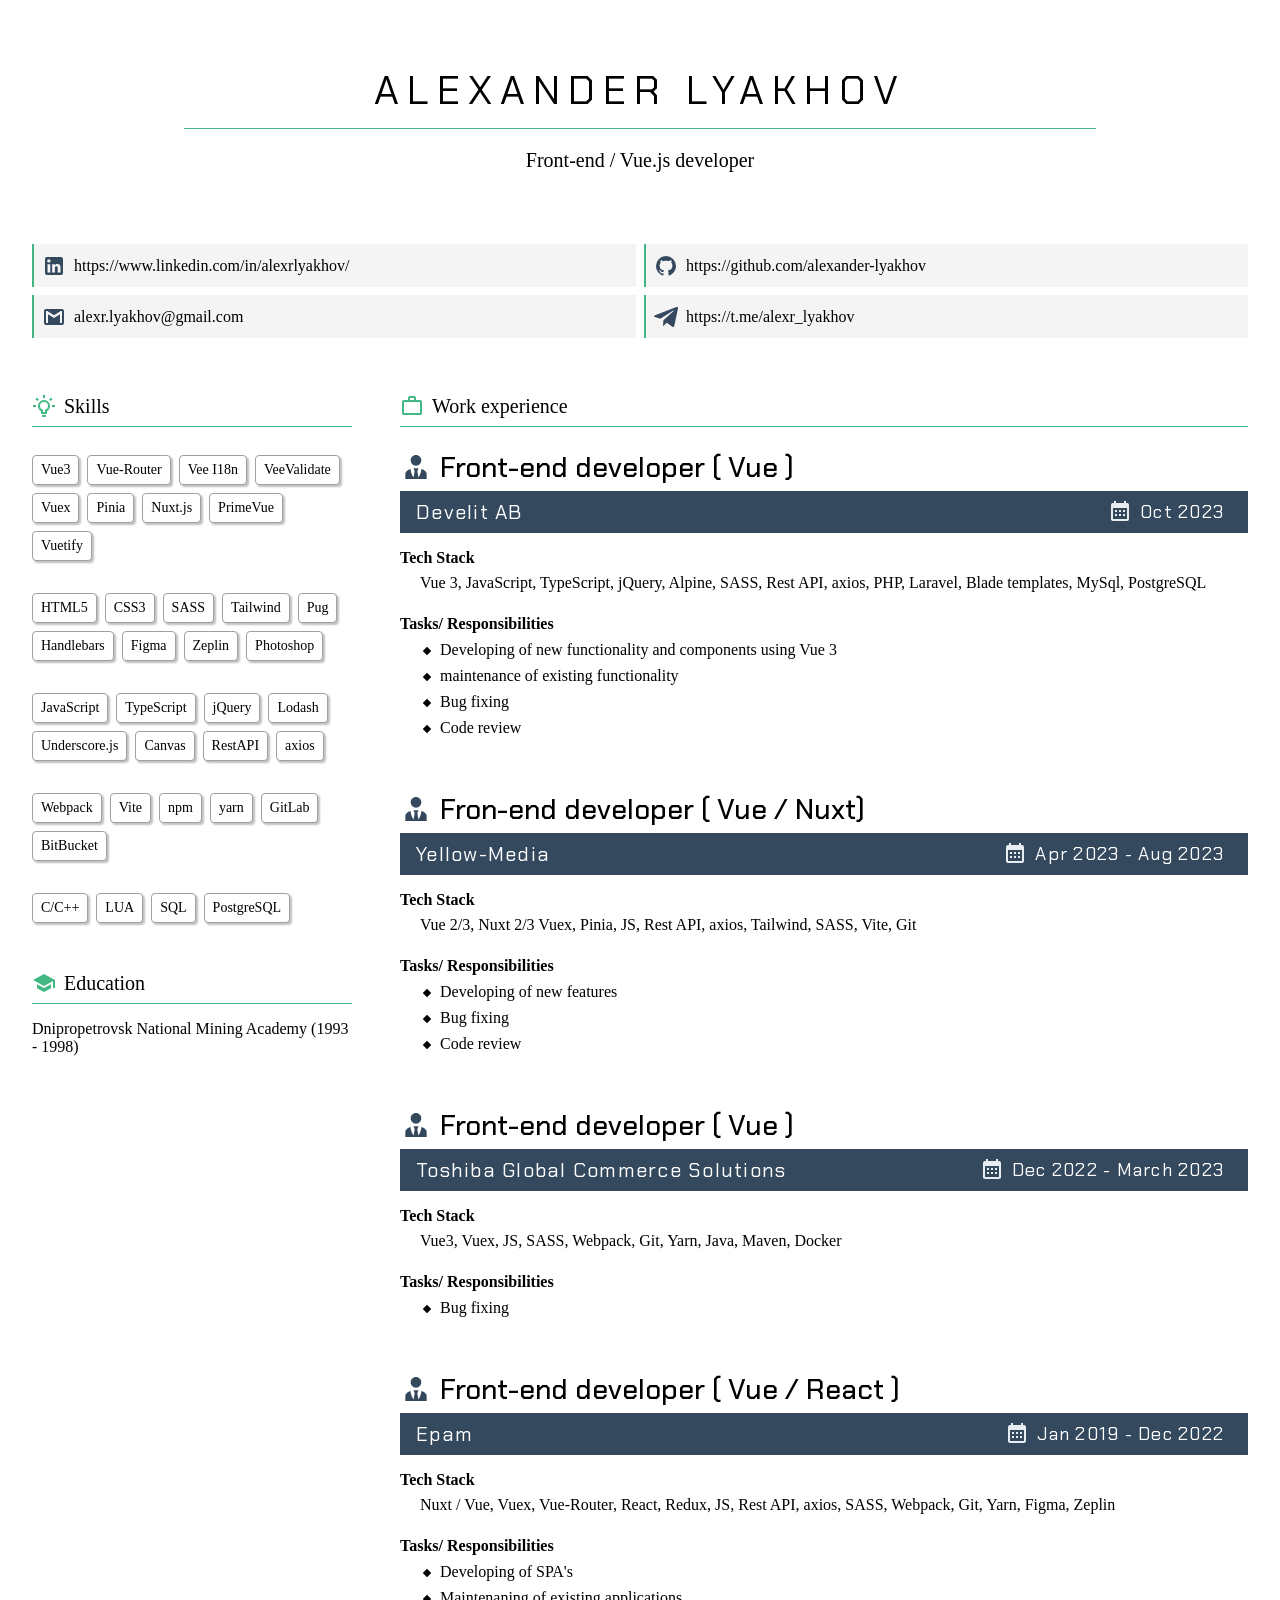
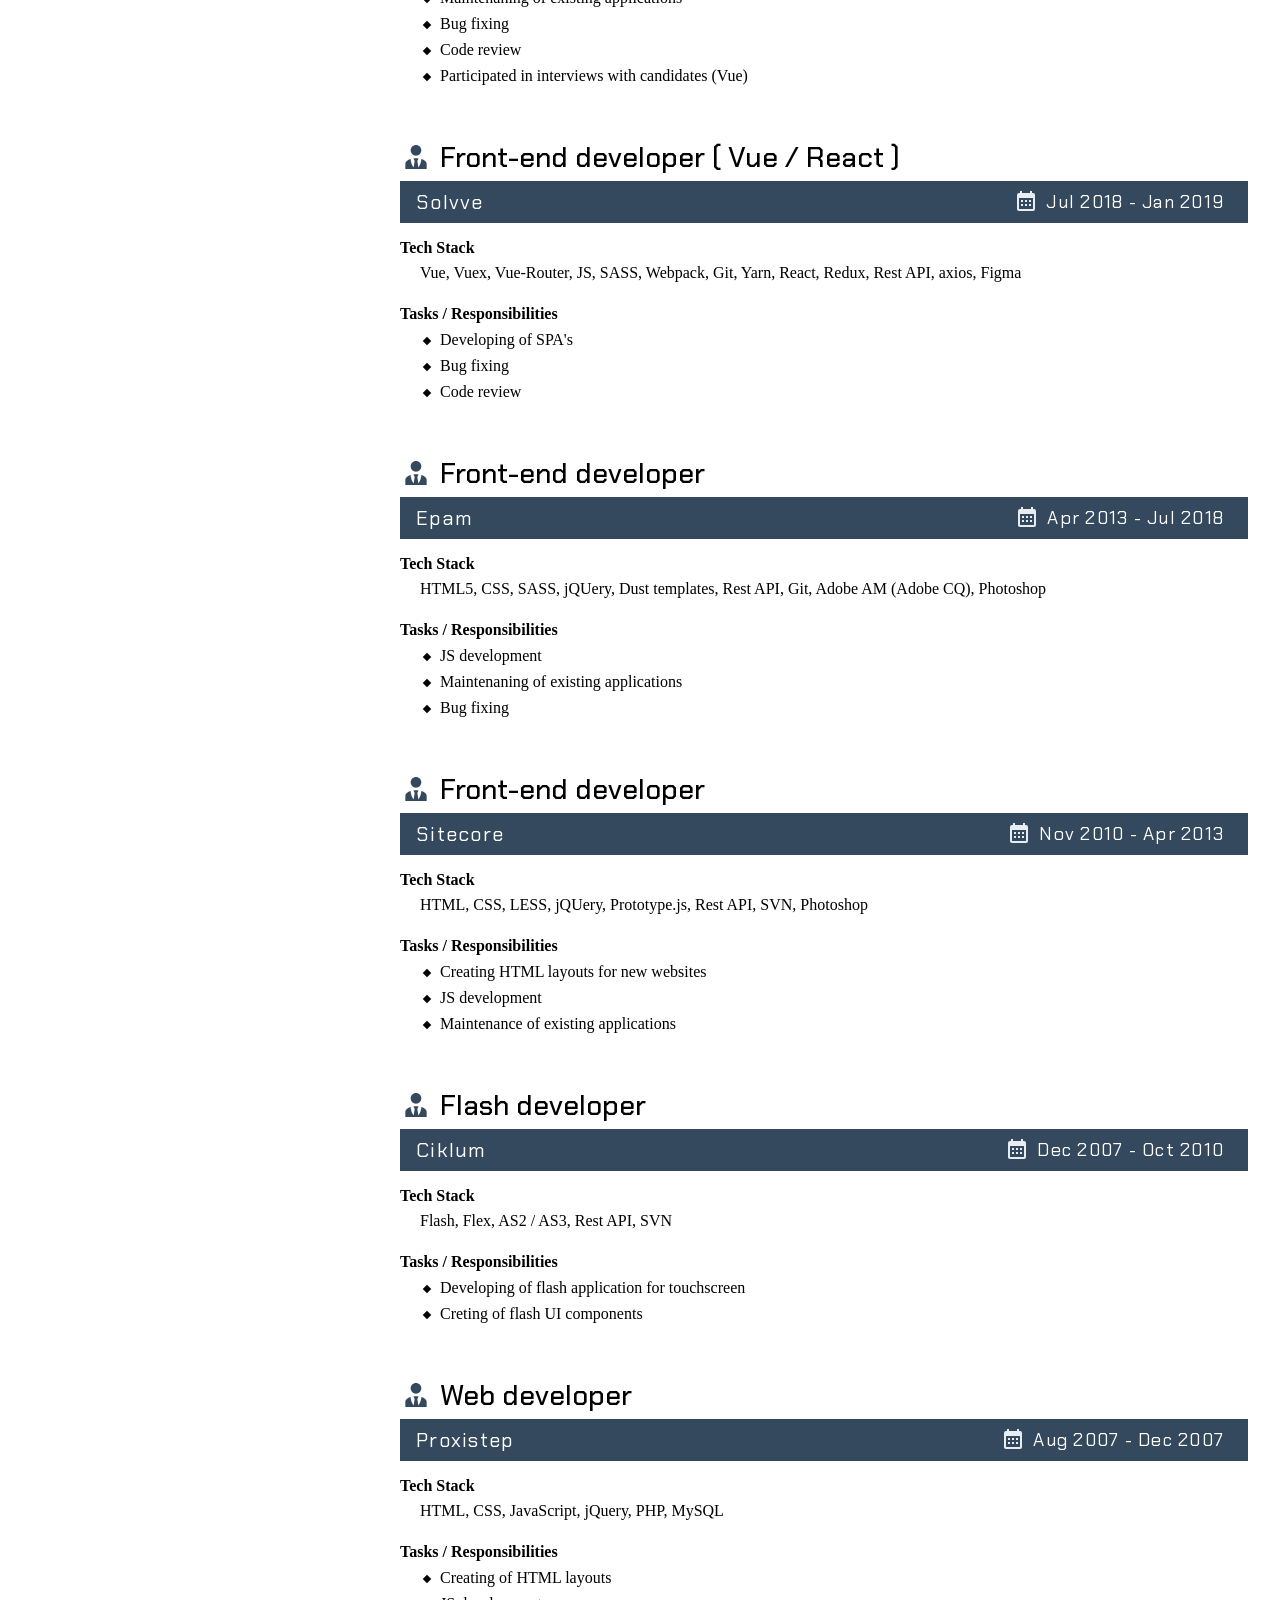
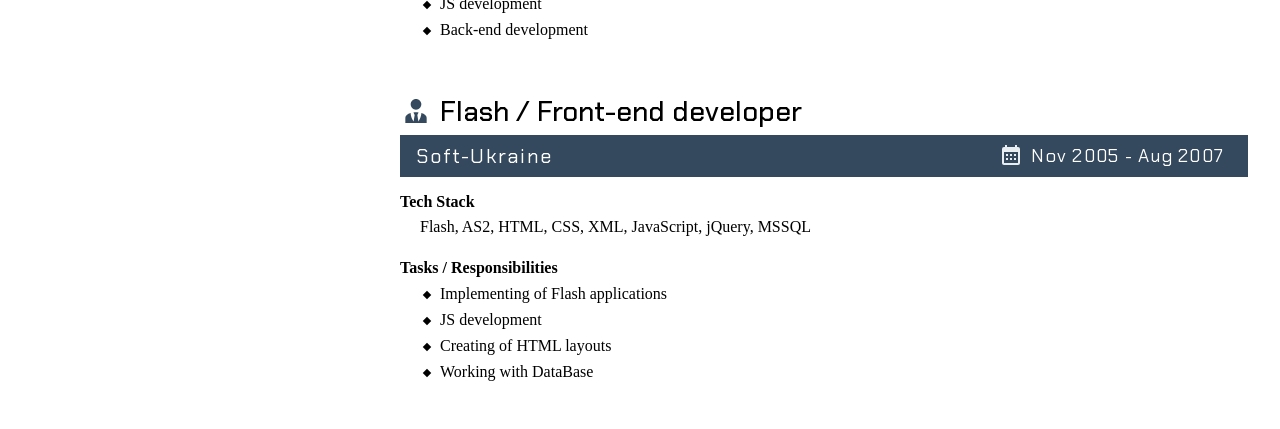
<file: 2026-04/index.html>
﻿<!DOCTYPE html>
<html lang="en">
<head>
  <meta charset="UTF-8">
  <meta name="viewport" content="width=device-width, initial-scale=1.0">
  <title>Alexander Lyakhov</title>
  <link rel="stylesheet" type="text/css" href="css/reset.css" />
  <link rel="stylesheet" type="text/css" href="css/index.css" />
</head>
<body>
  <main>
    <header>
      <div class="title">
        Alexander Lyakhov
      </div>
      <div class="subtitle">Front-end / Vue.js developer</div>
    </header>

    <div class="contacts">
      <div class="contact-item">
        <a href="https://www.linkedin.com/in/alexrlyakhov/" target="_blank">
          <svg style="width:24px; height:24px" viewBox="0 0 24 24">
            <title>linkedin</title><path d="M19 3A2 2 0 0 1 21 5V19A2 2 0 0 1 19 21H5A2 2 0 0 1 3 19V5A2 2 0 0 1 5 3H19M18.5 18.5V13.2A3.26 3.26 0 0 0 15.24 9.94C14.39 9.94 13.4 10.46 12.92 11.24V10.13H10.13V18.5H12.92V13.57C12.92 12.8 13.54 12.17 14.31 12.17A1.4 1.4 0 0 1 15.71 13.57V18.5H18.5M6.88 8.56A1.68 1.68 0 0 0 8.56 6.88C8.56 5.95 7.81 5.19 6.88 5.19A1.69 1.69 0 0 0 5.19 6.88C5.19 7.81 5.95 8.56 6.88 8.56M8.27 18.5V10.13H5.5V18.5H8.27Z" />
          </svg>
          <span>https://www.linkedin.com/in/alexrlyakhov/</span>
        </a>
      </div>

      <div class="contact-item">
        <a href="https://github.com/alexander-lyakhov" target="_blank">
          <svg xmlns="http://www.w3.org/2000/svg" viewBox="0 0 24 24">
            <title>github</title><path d="M12,2A10,10 0 0,0 2,12C2,16.42 4.87,20.17 8.84,21.5C9.34,21.58 9.5,21.27 9.5,21C9.5,20.77 9.5,20.14 9.5,19.31C6.73,19.91 6.14,17.97 6.14,17.97C5.68,16.81 5.03,16.5 5.03,16.5C4.12,15.88 5.1,15.9 5.1,15.9C6.1,15.97 6.63,16.93 6.63,16.93C7.5,18.45 8.97,18 9.54,17.76C9.63,17.11 9.89,16.67 10.17,16.42C7.95,16.17 5.62,15.31 5.62,11.5C5.62,10.39 6,9.5 6.65,8.79C6.55,8.54 6.2,7.5 6.75,6.15C6.75,6.15 7.59,5.88 9.5,7.17C10.29,6.95 11.15,6.84 12,6.84C12.85,6.84 13.71,6.95 14.5,7.17C16.41,5.88 17.25,6.15 17.25,6.15C17.8,7.5 17.45,8.54 17.35,8.79C18,9.5 18.38,10.39 18.38,11.5C18.38,15.32 16.04,16.16 13.81,16.41C14.17,16.72 14.5,17.33 14.5,18.26C14.5,19.6 14.5,20.68 14.5,21C14.5,21.27 14.66,21.59 15.17,21.5C19.14,20.16 22,16.42 22,12A10,10 0 0,0 12,2Z" />
          </svg>
          <span>https://github.com/alexander-lyakhov</span>
        </a>
      </div>

      <div class="contact-item">
        <a href="mailto:alexr.lyakhov@gmail.com" target="_blank">
          <svg xmlns="http://www.w3.org/2000/svg" viewBox="0 0 24 24">
            <path d="M20,18H18V9.25L12,13L6,9.25V18H4V6H5.2L12,10.25L18.8,6H20M20,4H4C2.89,4 2,4.89 2,6V18A2,2 0 0,0 4,20H20A2,2 0 0,0 22,18V6C22,4.89 21.1,4 20,4Z"></path>
          </svg>
          <span>alexr.lyakhov@gmail.com</span>
        </a>
      </div>

      <div class="contact-item">
        <a href="mailto:alexr.lyakhov@gmail.com" target="_blank">
          <svg xmlns="http://www.w3.org/2000/svg" viewBox="0 0 24 24">
            <path d="m9.417 15.181-.397 5.584c.568 0 .814-.244 1.109-.537l2.663-2.545 5.518 4.041c1.012.564 1.725.267 1.998-.931l3.622-16.972.001-.001c.321-1.496-.541-2.081-1.527-1.714l-21.29 8.151c-1.453.564-1.431 1.374-.247 1.741l5.443 1.693 12.643-7.911c.595-.394 1.136-.176.691.218z"/>
          </svg>
          <span>https://t.me/alexr_lyakhov</span>
        </a>
      </div>
    </div>

    <aside>
      <section class="skills-01">
        <h2>
          <svg xmlns="http://www.w3.org/2000/svg" viewBox="0 0 24 24"><title>lightbulb-on-outline</title><path d="M20,11H23V13H20V11M1,11H4V13H1V11M13,1V4H11V1H13M4.92,3.5L7.05,5.64L5.63,7.05L3.5,4.93L4.92,3.5M16.95,5.63L19.07,3.5L20.5,4.93L18.37,7.05L16.95,5.63M12,6A6,6 0 0,1 18,12C18,14.22 16.79,16.16 15,17.2V19A1,1 0 0,1 14,20H10A1,1 0 0,1 9,19V17.2C7.21,16.16 6,14.22 6,12A6,6 0 0,1 12,6M14,21V22A1,1 0 0,1 13,23H11A1,1 0 0,1 10,22V21H14M11,18H13V15.87C14.73,15.43 16,13.86 16,12A4,4 0 0,0 12,8A4,4 0 0,0 8,12C8,13.86 9.27,15.43 11,15.87V18Z" /></svg>
          Skills
        </h2>

        <!--<h3>Front-end</h3>-->
        <ul class="chips">
          <li>Vue3</li>
          <li>Vue-Router</li>
          <li>Vee I18n</li>
          <li>VeeValidate</li>
          <li>Vuex</li>
          <li>Pinia</li>
          <li>Nuxt.js</li>
          <li>PrimeVue</li>
          <li>Vuetify</li>
        </ul>

        <ul class="chips">
          <li>HTML5</li>
          <li>CSS3</li>
          <li>SASS</li>
          <li>Tailwind</li>
          <li>Pug</li>
          <li>Handlebars</li>
          <li>Figma</li>
          <li>Zeplin</li>
          <li>Photoshop</li>
        </ul>

        <ul class="chips">
          <li>JavaScript</li>
          <li>TypeScript</li>
          <li>jQuery</li>
          <li>Lodash</li>
          <li>Underscore.js</li>
          <li>Canvas</li>
          <li>RestAPI</li>
          <li>axios</li>
        </ul>

        <ul class="chips">
          <li>Webpack</li>
          <li>Vite</li>
          <li>npm</li>
          <li>yarn</li>
          <li>GitLab</li>
          <li>BitBucket</li>
        </ul>

        <!--<h3>Other</h3>-->
        <ul class="chips">
          <li>C/C++</li>
          <li>LUA</li>
          <li>SQL</li>
          <li>PostgreSQL</li>
        </ul>
      </section>

      <section class="education">
        <h2>
          <svg xmlns="http://www.w3.org/2000/svg" viewBox="0 0 24 24"><title>school</title><path d="M12,3L1,9L12,15L21,10.09V17H23V9M5,13.18V17.18L12,21L19,17.18V13.18L12,17L5,13.18Z" /></svg>
          Education
        </h2>
        Dnipropetrovsk National Mining Academy (1993 - 1998)
      </section>
    </aside>

    <section class="experience">
      <h2>
        <svg xmlns="http://www.w3.org/2000/svg" viewBox="0 0 24 24"><title>briefcase-outline</title><path d="M20,6C20.58,6 21.05,6.2 21.42,6.59C21.8,7 22,7.45 22,8V19C22,19.55 21.8,20 21.42,20.41C21.05,20.8 20.58,21 20,21H4C3.42,21 2.95,20.8 2.58,20.41C2.2,20 2,19.55 2,19V8C2,7.45 2.2,7 2.58,6.59C2.95,6.2 3.42,6 4,6H8V4C8,3.42 8.2,2.95 8.58,2.58C8.95,2.2 9.42,2 10,2H14C14.58,2 15.05,2.2 15.42,2.58C15.8,2.95 16,3.42 16,4V6H20M4,8V19H20V8H4M14,6V4H10V6H14Z" /></svg>
        Work experience
      </h2>

      <div class="job develit">
        <div class="job-title">
          <svg xmlns="http://www.w3.org/2000/svg" viewBox="0 0 24 24"><title>account-tie</title><path d="M12 3C14.21 3 16 4.79 16 7S14.21 11 12 11 8 9.21 8 7 9.79 3 12 3M16 13.54C16 14.6 15.72 17.07 13.81 19.83L13 15L13.94 13.12C13.32 13.05 12.67 13 12 13S10.68 13.05 10.06 13.12L11 15L10.19 19.83C8.28 17.07 8 14.6 8 13.54C5.61 14.24 4 15.5 4 17V21H20V17C20 15.5 18.4 14.24 16 13.54Z" /></svg>
          Front-end developer ( Vue )
        </div>

        <div class="job-subtitle">
          Develit AB
          <span class="interval">
            <svg xmlns="http://www.w3.org/2000/svg" viewBox="0 0 24 24"><title>calendar-month</title><path d="M9,10V12H7V10H9M13,10V12H11V10H13M17,10V12H15V10H17M19,3A2,2 0 0,1 21,5V19A2,2 0 0,1 19,21H5C3.89,21 3,20.1 3,19V5A2,2 0 0,1 5,3H6V1H8V3H16V1H18V3H19M19,19V8H5V19H19M9,14V16H7V14H9M13,14V16H11V14H13M17,14V16H15V14H17Z" /></svg>
            Oct 2023
          </span>
        </div>

        <h3>Tech Stack</h3>
        <p>Vue 3, JavaScript, TypeScript, jQuery, Alpine, SASS, Rest API, axios, PHP, Laravel, Blade templates, MySql, PostgreSQL</p>

        <h3>Tasks/ Responsibilities</h3>
        <ul>
          <li>Developing of new functionality and components using Vue 3</li>
          <li>maintenance of existing functionality</li>
          <li>Bug fixing</li>
          <li>Code review</li>
        </ul>
      </div>

      <div class="job ym">
        <div class="job-title">
          <svg xmlns="http://www.w3.org/2000/svg" viewBox="0 0 24 24"><title>account-tie</title><path d="M12 3C14.21 3 16 4.79 16 7S14.21 11 12 11 8 9.21 8 7 9.79 3 12 3M16 13.54C16 14.6 15.72 17.07 13.81 19.83L13 15L13.94 13.12C13.32 13.05 12.67 13 12 13S10.68 13.05 10.06 13.12L11 15L10.19 19.83C8.28 17.07 8 14.6 8 13.54C5.61 14.24 4 15.5 4 17V21H20V17C20 15.5 18.4 14.24 16 13.54Z" /></svg>
          <!--Vue / Nuxt developer-->
          Fron-end developer ( Vue / Nuxt)
        </div>

        <div class="job-subtitle">
          Yellow-Media
          <span class="interval">
            <svg xmlns="http://www.w3.org/2000/svg" viewBox="0 0 24 24"><title>calendar-month</title><path d="M9,10V12H7V10H9M13,10V12H11V10H13M17,10V12H15V10H17M19,3A2,2 0 0,1 21,5V19A2,2 0 0,1 19,21H5C3.89,21 3,20.1 3,19V5A2,2 0 0,1 5,3H6V1H8V3H16V1H18V3H19M19,19V8H5V19H19M9,14V16H7V14H9M13,14V16H11V14H13M17,14V16H15V14H17Z" /></svg>
            Apr 2023 - Aug 2023
          </span>
        </div>

        <h3>Tech Stack</h3>
        <p>Vue 2/3, Nuxt 2/3 Vuex, Pinia, JS, Rest API, axios, Tailwind, SASS, Vite, Git</p>

        <h3>Tasks/ Responsibilities</h3>
        <ul>
          <li>Developing of new features</li>
          <li>Bug fixing</li>
          <li>Code review</li>
        </ul>
      </div>

      <div class="job toshiba">
        <div class="job-title">
          <svg xmlns="http://www.w3.org/2000/svg" viewBox="0 0 24 24"><title>account-tie</title><path d="M12 3C14.21 3 16 4.79 16 7S14.21 11 12 11 8 9.21 8 7 9.79 3 12 3M16 13.54C16 14.6 15.72 17.07 13.81 19.83L13 15L13.94 13.12C13.32 13.05 12.67 13 12 13S10.68 13.05 10.06 13.12L11 15L10.19 19.83C8.28 17.07 8 14.6 8 13.54C5.61 14.24 4 15.5 4 17V21H20V17C20 15.5 18.4 14.24 16 13.54Z" /></svg>
          Front-end developer ( Vue )
        </div>

        <div class="job-subtitle">
          Toshiba Global Commerce Solutions
          <span class="interval">
            <svg xmlns="http://www.w3.org/2000/svg" viewBox="0 0 24 24"><title>calendar-month</title><path d="M9,10V12H7V10H9M13,10V12H11V10H13M17,10V12H15V10H17M19,3A2,2 0 0,1 21,5V19A2,2 0 0,1 19,21H5C3.89,21 3,20.1 3,19V5A2,2 0 0,1 5,3H6V1H8V3H16V1H18V3H19M19,19V8H5V19H19M9,14V16H7V14H9M13,14V16H11V14H13M17,14V16H15V14H17Z" /></svg>
            Dec 2022 - March 2023
          </span>
        </div>
        
        <h3>Tech Stack</h3>
        <p>Vue3, Vuex, JS, SASS, Webpack, Git, Yarn, Java, Maven, Docker</p>

        <h3>Tasks/ Responsibilities</h3>
        <ul>
          <li>Bug fixing</li>
        </ul>
      </div>

      <div class="job epam-2">
        <div class="job-title">
          <svg xmlns="http://www.w3.org/2000/svg" viewBox="0 0 24 24"><title>account-tie</title><path d="M12 3C14.21 3 16 4.79 16 7S14.21 11 12 11 8 9.21 8 7 9.79 3 12 3M16 13.54C16 14.6 15.72 17.07 13.81 19.83L13 15L13.94 13.12C13.32 13.05 12.67 13 12 13S10.68 13.05 10.06 13.12L11 15L10.19 19.83C8.28 17.07 8 14.6 8 13.54C5.61 14.24 4 15.5 4 17V21H20V17C20 15.5 18.4 14.24 16 13.54Z" /></svg>
          Front-end developer ( Vue / React )
        </div>

        <div class="job-subtitle">
          Epam
          <span class="interval">
            <svg xmlns="http://www.w3.org/2000/svg" viewBox="0 0 24 24"><title>calendar-month</title><path d="M9,10V12H7V10H9M13,10V12H11V10H13M17,10V12H15V10H17M19,3A2,2 0 0,1 21,5V19A2,2 0 0,1 19,21H5C3.89,21 3,20.1 3,19V5A2,2 0 0,1 5,3H6V1H8V3H16V1H18V3H19M19,19V8H5V19H19M9,14V16H7V14H9M13,14V16H11V14H13M17,14V16H15V14H17Z" /></svg>
            Jan 2019 - Dec 2022
          </span>
        </div>

        <h3>Tech Stack</h3>
        <p>Nuxt / Vue, Vuex, Vue-Router, React, Redux, JS, Rest API, axios, SASS, Webpack, Git, Yarn, Figma, Zeplin</p>

        <h3>Tasks/ Responsibilities</h3>
        <ul>
          <li>Developing of SPA's</li>
          <li>Maintenaning of existing applications</li>
          <li>Bug fixing</li>
          <li>Code review</li>
          <li>Participated in interviews with candidates (Vue)</li>
        </ul>
      </div>

      <div class="job solvve">
        <div class="job-title">
          <svg xmlns="http://www.w3.org/2000/svg" viewBox="0 0 24 24"><title>account-tie</title><path d="M12 3C14.21 3 16 4.79 16 7S14.21 11 12 11 8 9.21 8 7 9.79 3 12 3M16 13.54C16 14.6 15.72 17.07 13.81 19.83L13 15L13.94 13.12C13.32 13.05 12.67 13 12 13S10.68 13.05 10.06 13.12L11 15L10.19 19.83C8.28 17.07 8 14.6 8 13.54C5.61 14.24 4 15.5 4 17V21H20V17C20 15.5 18.4 14.24 16 13.54Z" /></svg>
          Front-end developer ( Vue / React )
        </div>

        <div class="job-subtitle">
          Solvve
          <span class="interval">
            <svg xmlns="http://www.w3.org/2000/svg" viewBox="0 0 24 24"><title>calendar-month</title><path d="M9,10V12H7V10H9M13,10V12H11V10H13M17,10V12H15V10H17M19,3A2,2 0 0,1 21,5V19A2,2 0 0,1 19,21H5C3.89,21 3,20.1 3,19V5A2,2 0 0,1 5,3H6V1H8V3H16V1H18V3H19M19,19V8H5V19H19M9,14V16H7V14H9M13,14V16H11V14H13M17,14V16H15V14H17Z" /></svg>
            Jul 2018 - Jan 2019
          </span>
        </div>

        <h3>Tech Stack</h3>
        <p>Vue, Vuex, Vue-Router, JS, SASS, Webpack, Git, Yarn, React, Redux, Rest API, axios, Figma</p>

        <h3>Tasks / Responsibilities</h3>
        <ul>
          <li>Developing of SPA's </li>
          <li>Bug fixing</li>
          <li>Code review</li>
        </ul>
      </div>

      <div class="job epam-1">
        <div class="job-title">
          <svg xmlns="http://www.w3.org/2000/svg" viewBox="0 0 24 24"><title>account-tie</title><path d="M12 3C14.21 3 16 4.79 16 7S14.21 11 12 11 8 9.21 8 7 9.79 3 12 3M16 13.54C16 14.6 15.72 17.07 13.81 19.83L13 15L13.94 13.12C13.32 13.05 12.67 13 12 13S10.68 13.05 10.06 13.12L11 15L10.19 19.83C8.28 17.07 8 14.6 8 13.54C5.61 14.24 4 15.5 4 17V21H20V17C20 15.5 18.4 14.24 16 13.54Z" /></svg>
          Front-end developer
        </div>

        <div class="job-subtitle">
          Epam
          <span class="interval">
            <svg xmlns="http://www.w3.org/2000/svg" viewBox="0 0 24 24"><title>calendar-month</title><path d="M9,10V12H7V10H9M13,10V12H11V10H13M17,10V12H15V10H17M19,3A2,2 0 0,1 21,5V19A2,2 0 0,1 19,21H5C3.89,21 3,20.1 3,19V5A2,2 0 0,1 5,3H6V1H8V3H16V1H18V3H19M19,19V8H5V19H19M9,14V16H7V14H9M13,14V16H11V14H13M17,14V16H15V14H17Z" /></svg>
            Apr 2013 - Jul 2018
          </span>
        </div>

        <h3>Tech Stack</h3>
        <p>HTML5, CSS, SASS, jQUery, Dust templates, Rest API, Git, Adobe AM (Adobe CQ), Photoshop</p>

        <h3>Tasks / Responsibilities</h3>
        <ul>
          <li>JS development</li>
          <li>Maintenaning of existing applications</li>
          <li>Bug fixing</li>
        </ul>
      </div>

      <div class="job sitecore">
        <div class="job-title">
          <svg xmlns="http://www.w3.org/2000/svg" viewBox="0 0 24 24"><title>account-tie</title><path d="M12 3C14.21 3 16 4.79 16 7S14.21 11 12 11 8 9.21 8 7 9.79 3 12 3M16 13.54C16 14.6 15.72 17.07 13.81 19.83L13 15L13.94 13.12C13.32 13.05 12.67 13 12 13S10.68 13.05 10.06 13.12L11 15L10.19 19.83C8.28 17.07 8 14.6 8 13.54C5.61 14.24 4 15.5 4 17V21H20V17C20 15.5 18.4 14.24 16 13.54Z" /></svg>
          Front-end developer
        </div>

        <div class="job-subtitle">
          Sitecore
          <span class="interval">
            <svg xmlns="http://www.w3.org/2000/svg" viewBox="0 0 24 24"><title>calendar-month</title><path d="M9,10V12H7V10H9M13,10V12H11V10H13M17,10V12H15V10H17M19,3A2,2 0 0,1 21,5V19A2,2 0 0,1 19,21H5C3.89,21 3,20.1 3,19V5A2,2 0 0,1 5,3H6V1H8V3H16V1H18V3H19M19,19V8H5V19H19M9,14V16H7V14H9M13,14V16H11V14H13M17,14V16H15V14H17Z" /></svg>
            Nov 2010 - Apr 2013
          </span>
        </div>

        <h3>Tech Stack</h3>
        <p>HTML, CSS, LESS, jQUery, Prototype.js, Rest API, SVN, Photoshop</p>

        <h3>Tasks / Responsibilities</h3>
        <ul>
          <li>Creating HTML layouts for new websites</li>
          <li>JS development</li>
          <li>Maintenance of existing applications</li>
        </ul>
      </div>

      <div class="job ciklum">
        <div class="job-title">
          <svg xmlns="http://www.w3.org/2000/svg" viewBox="0 0 24 24"><title>account-tie</title><path d="M12 3C14.21 3 16 4.79 16 7S14.21 11 12 11 8 9.21 8 7 9.79 3 12 3M16 13.54C16 14.6 15.72 17.07 13.81 19.83L13 15L13.94 13.12C13.32 13.05 12.67 13 12 13S10.68 13.05 10.06 13.12L11 15L10.19 19.83C8.28 17.07 8 14.6 8 13.54C5.61 14.24 4 15.5 4 17V21H20V17C20 15.5 18.4 14.24 16 13.54Z" /></svg>
          Flash developer
        </div>

        <div class="job-subtitle">
          Ciklum
          <span class="interval">
            <svg xmlns="http://www.w3.org/2000/svg" viewBox="0 0 24 24"><title>calendar-month</title><path d="M9,10V12H7V10H9M13,10V12H11V10H13M17,10V12H15V10H17M19,3A2,2 0 0,1 21,5V19A2,2 0 0,1 19,21H5C3.89,21 3,20.1 3,19V5A2,2 0 0,1 5,3H6V1H8V3H16V1H18V3H19M19,19V8H5V19H19M9,14V16H7V14H9M13,14V16H11V14H13M17,14V16H15V14H17Z" /></svg>
            Dec 2007 - Oct 2010
          </span>
        </div>

        <h3>Tech Stack</h3>
        <p>Flash, Flex, AS2 / AS3, Rest API, SVN</p>

        <h3>Tasks / Responsibilities</h3>
        <ul>
          <li>Developing of flash application for touchscreen</li>
          <li>Creting of flash UI components</li>
        </ul>
      </div>

      <div class="job proxistep">
        <div class="job-title">
          <svg xmlns="http://www.w3.org/2000/svg" viewBox="0 0 24 24"><title>account-tie</title><path d="M12 3C14.21 3 16 4.79 16 7S14.21 11 12 11 8 9.21 8 7 9.79 3 12 3M16 13.54C16 14.6 15.72 17.07 13.81 19.83L13 15L13.94 13.12C13.32 13.05 12.67 13 12 13S10.68 13.05 10.06 13.12L11 15L10.19 19.83C8.28 17.07 8 14.6 8 13.54C5.61 14.24 4 15.5 4 17V21H20V17C20 15.5 18.4 14.24 16 13.54Z" /></svg>
          Web developer
        </div>

        <div class="job-subtitle">
          Proxistep
          <span class="interval">
            <svg xmlns="http://www.w3.org/2000/svg" viewBox="0 0 24 24"><title>calendar-month</title><path d="M9,10V12H7V10H9M13,10V12H11V10H13M17,10V12H15V10H17M19,3A2,2 0 0,1 21,5V19A2,2 0 0,1 19,21H5C3.89,21 3,20.1 3,19V5A2,2 0 0,1 5,3H6V1H8V3H16V1H18V3H19M19,19V8H5V19H19M9,14V16H7V14H9M13,14V16H11V14H13M17,14V16H15V14H17Z" /></svg>
            Aug 2007 - Dec 2007
          </span>
        </div>

        <h3>Tech Stack</h3>
        <p>HTML, CSS, JavaScript, jQuery, PHP, MySQL</p>

        <h3>Tasks / Responsibilities</h3>
        <ul>
          <li>Creating of HTML layouts</li>
          <li>JS development</li>
          <li>Back-end development</li>
        </ul>
      </div>

      <div class="job soft-ukraine">
        <div class="job-title">
          <svg xmlns="http://www.w3.org/2000/svg" viewBox="0 0 24 24"><title>account-tie</title><path d="M12 3C14.21 3 16 4.79 16 7S14.21 11 12 11 8 9.21 8 7 9.79 3 12 3M16 13.54C16 14.6 15.72 17.07 13.81 19.83L13 15L13.94 13.12C13.32 13.05 12.67 13 12 13S10.68 13.05 10.06 13.12L11 15L10.19 19.83C8.28 17.07 8 14.6 8 13.54C5.61 14.24 4 15.5 4 17V21H20V17C20 15.5 18.4 14.24 16 13.54Z" /></svg>
          Flash / Front-end developer
        </div>

        <div class="job-subtitle">
          Soft-Ukraine
          <span class="interval">
            <svg xmlns="http://www.w3.org/2000/svg" viewBox="0 0 24 24"><title>calendar-month</title><path d="M9,10V12H7V10H9M13,10V12H11V10H13M17,10V12H15V10H17M19,3A2,2 0 0,1 21,5V19A2,2 0 0,1 19,21H5C3.89,21 3,20.1 3,19V5A2,2 0 0,1 5,3H6V1H8V3H16V1H18V3H19M19,19V8H5V19H19M9,14V16H7V14H9M13,14V16H11V14H13M17,14V16H15V14H17Z" /></svg>
            Nov 2005 - Aug 2007
          </span>
        </div>

        <h3>Tech Stack</h3>
        <p>Flash, AS2, HTML, CSS, XML, JavaScript, jQuery, MSSQL</p>

        <h3>Tasks / Responsibilities</h3>
        <ul>
          <li>Implementing of Flash applications</li>
          <li>JS development</li>
          <li>Creating of HTML layouts</li>
          <li>Working with DataBase</li>
        </ul>
      </div>
    </section>
  </main>
</body>
</html>
</file>
<file: css/index.css>
@import"https://fonts.googleapis.com/css2?family=Chakra+Petch:ital,wght@0,300;0,400;0,500;0,600;0,700;1,300;1,400;1,500;1,600;1,700&family=Open+Sans:ital,wght@0,300..800;1,300..800&display=swap";.open-sans-cv{font-family:"Open Sans",sans-serif;font-optical-sizing:auto;font-weight:400;font-style:normal;font-variation-settings:"wdth" 100}.gray-tone{background:#f8f8f8;border:1px solid #ccc;padding:1rem .75rem}.blue-tone{background:rgb(225.0734693878,231.4408163265,238.1265306122);border:2px solid #35495e;padding:1rem}.blank-tone{background:#fff;border:none}.interval-green{font:1rem verdana,"lucida console";font-weight:bold;color:#fff;background:#41b883;text-shadow:1px 1px 1px rgba(0,0,0,.5019607843)}.interval-green:before{border-left:10px solid rgba(0,0,0,0);border-right:10px solid #41b883;border-top:18px solid rgba(0,0,0,0);border-bottom:18px solid #41b883}.interval-white{font:1rem verdana,"lucida console";color:#000;background:#fff}.interval-white:before{border-left:10px solid rgba(0,0,0,0);border-right:10px solid #fff;border-top:18px solid rgba(0,0,0,0);border-bottom:18px solid #fff}*{box-sizing:border-box;margin:0;padding:0}html,body{font:16px verdana;color:#000;background:#404040}main{background:#fff;display:grid;gap:2rem 3rem;grid-template-columns:320px 1fr;min-width:320px;max-width:1280px;min-height:100vh;margin:auto;padding:1.25rem 2rem 2.5rem}header{grid-column:-1/1;text-align:center;width:75%;margin:auto;padding:2rem 0 2rem}header .title{font:2.5rem "Chakra Petch",verdana;font-weight:400;border-bottom:1px solid #41b883;padding:.75rem 0;letter-spacing:8px;text-transform:uppercase}header .subtitle{font-size:1.25rem;margin-top:.75rem;padding:.5rem 1rem}.contacts{grid-column:-1/1;display:grid;grid-template-columns:1fr 1fr;gap:8px;margin-bottom:1rem}.contacts .contact-item{background:#f4f4f4;border-left:2px solid #41b883;line-height:2.2;padding:4px 8px}.contacts .contact-item a{display:flex;gap:.5rem;align-items:center}.contacts .contact-item svg{display:block;width:24px;height:24px;fill:#35495e}h2{font:1.25rem verdana;border-bottom:1px solid #41b883;display:flex;align-items:center;gap:.5rem;padding-bottom:.5rem}h2 svg{width:24px;height:24px;fill:#41b883}h2:not(first-child){margin:.5rem 0 1rem}h3{font-size:1.125rem;font-weight:bold;margin-top:1rem}p{font-size:1.125rem;line-height:1.5;padding:.25rem 1.25rem}a{color:inherit;text-decoration:none}.chips{display:flex;flex-wrap:wrap;align-items:flex-start;align-content:flex-start;padding-top:.25rem}.chips li{font-size:.875rem;background:#fff;border:1px solid gray;border-radius:4px;box-shadow:2px 2px 2px rgba(0,0,0,.2509803922);display:block;margin:.5rem .5rem 0 0;padding:.375rem .5rem;cursor:default}.chips:not(:first-of-type){margin-top:1.25rem}aside section:not(:first-child){margin-top:3rem}section{border-radius:6px}section .job{box-sizing:content-box;margin-top:3rem}section .job:first-of-type{margin-top:1.5rem}section .job-title{font-family:"Chakra Petch",verdana;font-size:1.75rem;font-weight:500;display:flex;align-items:center;gap:.5rem;align-items:center;height:2rem}section .job-title svg{width:32px;height:32px;fill:#35495e}section .job-subtitle{font-family:"Chakra Petch",verdana;font-size:1.25rem;color:#fff;background:#35495e;letter-spacing:1.25px;display:flex;justify-content:space-between;align-items:center;margin:.5rem 0 0 0;padding:.5rem 1rem}section .job-subtitle span{display:flex;align-items:center;gap:.5rem}section .job .interval{font-size:1.125rem;color:#fff;height:100%;padding:0 .5rem}section .job .interval svg{width:24px;height:24px;fill:rgb(231.5959183673,236.5755102041,241.8040816327)}section .job ul{padding:.25rem 1.5rem}section .job ul li{font-size:1.125rem;position:relative;padding:.25rem 1rem}section .job ul li:before{content:"";display:block;background:#000;width:6px;height:6px;position:absolute;left:0;top:11px;transform:rotate(45deg)}@media screen and (max-width: 960px){html{font-size:.875rem}main{grid-template-columns:1fr}section .job-title .interval:before{border-left:10px solid rgba(0,0,0,0);border-right:10px solid #fff;border-top:18px solid rgba(0,0,0,0);border-bottom:18px solid #fff}}@media screen and (max-width: 830px){.contacts{grid-template-columns:1fr}}@media print{html,body{font-size:12px;background:#fff;width:100%}main{width:100%;grid-template-columns:256px 1fr}section.contacts>div{grid-template-columns:1fr}}
</file>
<file: 2023-09/css/index.css>
.gray-tone,section{background:#f0f0f0;border:1px solid #a0a0a0;padding:1rem}.blue-tone{background:rgb(225.0734693878,231.4408163265,238.1265306122);border:2px solid #35495e;padding:1rem}.blank-tone{background:#fff;border:none}.interval-green{font:1rem verdana,"lucida console";font-weight:bold;color:#fff;background:#41b883;text-shadow:1px 1px 1px rgba(0,0,0,.5019607843)}.interval-green:before{border-left:10px solid rgba(0,0,0,0);border-right:10px solid #41b883;border-top:22px solid rgba(0,0,0,0);border-bottom:22px solid #41b883}.interval-white,section .job-title .interval{font:1rem verdana,"lucida console";color:#000;background:#fff}.interval-white:before,section .job-title .interval:before{border-left:10px solid rgba(0,0,0,0);border-right:10px solid #fff;border-top:22px solid rgba(0,0,0,0);border-bottom:22px solid #fff}*{box-sizing:border-box;margin:0;padding:0}html,body{font:16px verdana;color:#000;background:#404040}main{background:#fff;min-width:320px;max-width:1280px;min-height:100vh;margin:auto;padding:1.25rem 1.25rem 2.5rem}header{text-align:center;width:75%;margin:auto;padding:2rem 0 2rem}header .title{font:1.25rem verdana;border-bottom:1px solid #41b883;padding:.75rem 0;letter-spacing:8px;text-transform:uppercase}header .subtitle{padding:.75rem 0}h2{font:1.5rem verdana}h2:not(first-child){margin:.5rem 0 1rem}h3{font-weight:bold;margin-top:1rem}p{line-height:1.5;padding:.25rem 1.5rem}a{color:inherit;text-decoration:none}.chips{display:flex;flex-wrap:wrap;align-items:flex-start;align-content:flex-start;padding-top:.25rem}.chips li{background:#fff;border:1px solid gray;border-radius:4px;box-shadow:2px 2px 2px rgba(0,0,0,.2509803922);display:block;margin:.25rem .25rem 0 0;padding:.375rem .5rem}section{border-radius:6px;margin:1rem 0;padding:1rem}section .job{box-sizing:content-box;width:100%;margin-top:1rem}section .job-title{font-size:1.25rem;color:#fff;background:#35495e;display:flex;justify-content:space-between;align-items:center;height:3rem;padding:2px 2px 2px .5rem}section .job-title .interval{display:flex;align-items:center;height:100%;padding:0 .5rem;position:relative}section .job-title .interval:before{content:"";display:block;position:absolute;left:-20px}section .job-subtitle{font-size:1rem;font-weight:bold;color:#000;border-bottom:2px solid #41b883;padding:.75rem .5rem}section .job h3{padding:0 .5rem}section .job ul{padding:.25rem 1.5rem}section .job ul li{padding:.25rem 1rem;position:relative}section .job ul li:before{content:"";display:block;background:#000;width:6px;height:6px;position:absolute;left:0;top:11px;transform:rotate(45deg)}section.contacts>div{display:grid;grid-template-columns:repeat(2, 1fr);grid-gap:.5rem .75rem}section.contacts .item{background:#fff;display:flex;align-items:center;height:40px}section.contacts .item-icon{background:#35495e;border:1px solid #000;display:flex;justify-content:center;align-items:center;width:48px;height:40px}section.contacts .item svg{display:block}section.contacts .item svg path{color:#fff;fill:#fff}section.contacts .item span,section.contacts .item a{border:1px solid silver;border-left:none;display:flex;align-items:center;width:100%;height:100%;padding:0 .75rem}section.contacts .item-ln{grid-column:1/-1}@media screen and (max-width: 900px){html{font-size:.875rem}section.contacts>div{grid-template-columns:1fr}section .job-title .interval:before{border-left:10px solid rgba(0,0,0,0);border-right:10px solid #fff;border-top:18px solid rgba(0,0,0,0);border-bottom:18px solid #fff}}@media print{html,body{background:#fff;width:100%}main{width:100%}.ym,.solvve,.ciklum,.contacts{page-break-before:always}section.contacts>div{grid-template-columns:1fr}}
</file>
<file: 2026-04/css/index.css>
@import"https://fonts.googleapis.com/css2?family=Chakra+Petch:ital,wght@0,300;0,400;0,500;0,600;0,700;1,300;1,400;1,500;1,600;1,700&family=Open+Sans:ital,wght@0,300..800;1,300..800&display=swap";.open-sans-cv{font-family:"Open Sans",sans-serif;font-optical-sizing:auto;font-weight:400;font-style:normal;font-variation-settings:"wdth" 100}.gray-tone{background:#f8f8f8;border:1px solid #ccc;padding:1rem .75rem}.blue-tone{background:rgb(225.0734693878,231.4408163265,238.1265306122);border:2px solid #35495e;padding:1rem}.blank-tone{background:#fff;border:none}.interval-green{font:1rem verdana,"lucida console";font-weight:bold;color:#fff;background:#41b883;text-shadow:1px 1px 1px rgba(0,0,0,.5019607843)}.interval-green:before{border-left:10px solid rgba(0,0,0,0);border-right:10px solid #41b883;border-top:18px solid rgba(0,0,0,0);border-bottom:18px solid #41b883}.interval-white{font:1rem verdana,"lucida console";color:#000;background:#fff}.interval-white:before{border-left:10px solid rgba(0,0,0,0);border-right:10px solid #fff;border-top:18px solid rgba(0,0,0,0);border-bottom:18px solid #fff}*{box-sizing:border-box;margin:0;padding:0}html,body{font:16px verdana;color:#000;background:#404040}main{background:#fff;display:grid;gap:2rem 3rem;grid-template-columns:320px 1fr;min-width:320px;max-width:1280px;min-height:100vh;margin:auto;padding:1.25rem 2rem 2.5rem}header{grid-column:-1/1;text-align:center;width:75%;margin:auto;padding:2rem 0 2rem}header .title{font:2.5rem "Chakra Petch",verdana;font-weight:400;border-bottom:1px solid #41b883;padding:.75rem 0;letter-spacing:8px;text-transform:uppercase}header .subtitle{font-size:1.25rem;margin-top:.75rem;padding:.5rem 1rem}.contacts{grid-column:-1/1;display:grid;grid-template-columns:1fr 1fr;gap:8px;margin-bottom:1rem}.contacts .contact-item{background:#f4f4f4;border-left:2px solid #41b883;line-height:2.2;padding:4px 8px}.contacts .contact-item a{display:flex;gap:.5rem;align-items:center}.contacts .contact-item svg{display:block;width:24px;height:24px;fill:#35495e}h2{font:1.25rem verdana;border-bottom:1px solid #41b883;display:flex;align-items:center;gap:.5rem;padding-bottom:.5rem}h2 svg{width:24px;height:24px;fill:#41b883}h2:not(first-child){margin:.5rem 0 1rem}h3{font-weight:bold;margin-top:1rem}p{line-height:1.5;padding:.25rem 1.25rem}a{color:inherit;text-decoration:none}.chips{display:flex;flex-wrap:wrap;align-items:flex-start;align-content:flex-start;padding-top:.25rem}.chips li{font-size:.875rem;background:#fff;border:1px solid #a0a0a0;border-radius:4px;box-shadow:2px 2px 2px rgba(0,0,0,.2509803922);display:block;margin:.5rem .5rem 0 0;padding:.375rem .5rem;cursor:default}.chips:not(:first-of-type){margin-top:1.25rem}aside section:not(:first-child){margin-top:3rem}section{border-radius:6px}section .job{box-sizing:content-box;margin-top:3rem}section .job:first-of-type{margin-top:1.5rem}section .job-title{font-family:"Chakra Petch",verdana;font-size:1.75rem;font-weight:500;display:flex;align-items:center;gap:.5rem;align-items:center;height:2rem}section .job-title svg{width:32px;height:32px;fill:#35495e}section .job-subtitle{font-family:"Chakra Petch",verdana;font-size:1.25rem;color:#fff;background:#35495e;letter-spacing:1.25px;display:flex;justify-content:space-between;align-items:center;margin:.5rem 0 0 0;padding:.5rem 1rem}section .job-subtitle span{display:flex;align-items:center;gap:.5rem}section .job .interval{font-size:1.125rem;color:#fff;height:100%;padding:0 .5rem}section .job .interval svg{width:24px;height:24px;fill:rgb(231.5959183673,236.5755102041,241.8040816327)}section .job ul{padding:.25rem 1.5rem}section .job ul li{padding:.25rem 1rem;position:relative}section .job ul li:before{content:"";display:block;background:#000;width:6px;height:6px;position:absolute;left:0;top:11px;transform:rotate(45deg)}@media screen and (max-width: 960px){html{font-size:.875rem}main{grid-template-columns:1fr}section .job-title .interval:before{border-left:10px solid rgba(0,0,0,0);border-right:10px solid #fff;border-top:18px solid rgba(0,0,0,0);border-bottom:18px solid #fff}}@media screen and (max-width: 830px){.contacts{grid-template-columns:1fr}}@media print{html,body{font-size:12px;background:#fff;width:100%}main{width:100%;grid-template-columns:256px 1fr}section.contacts>div{grid-template-columns:1fr}}
</file>
